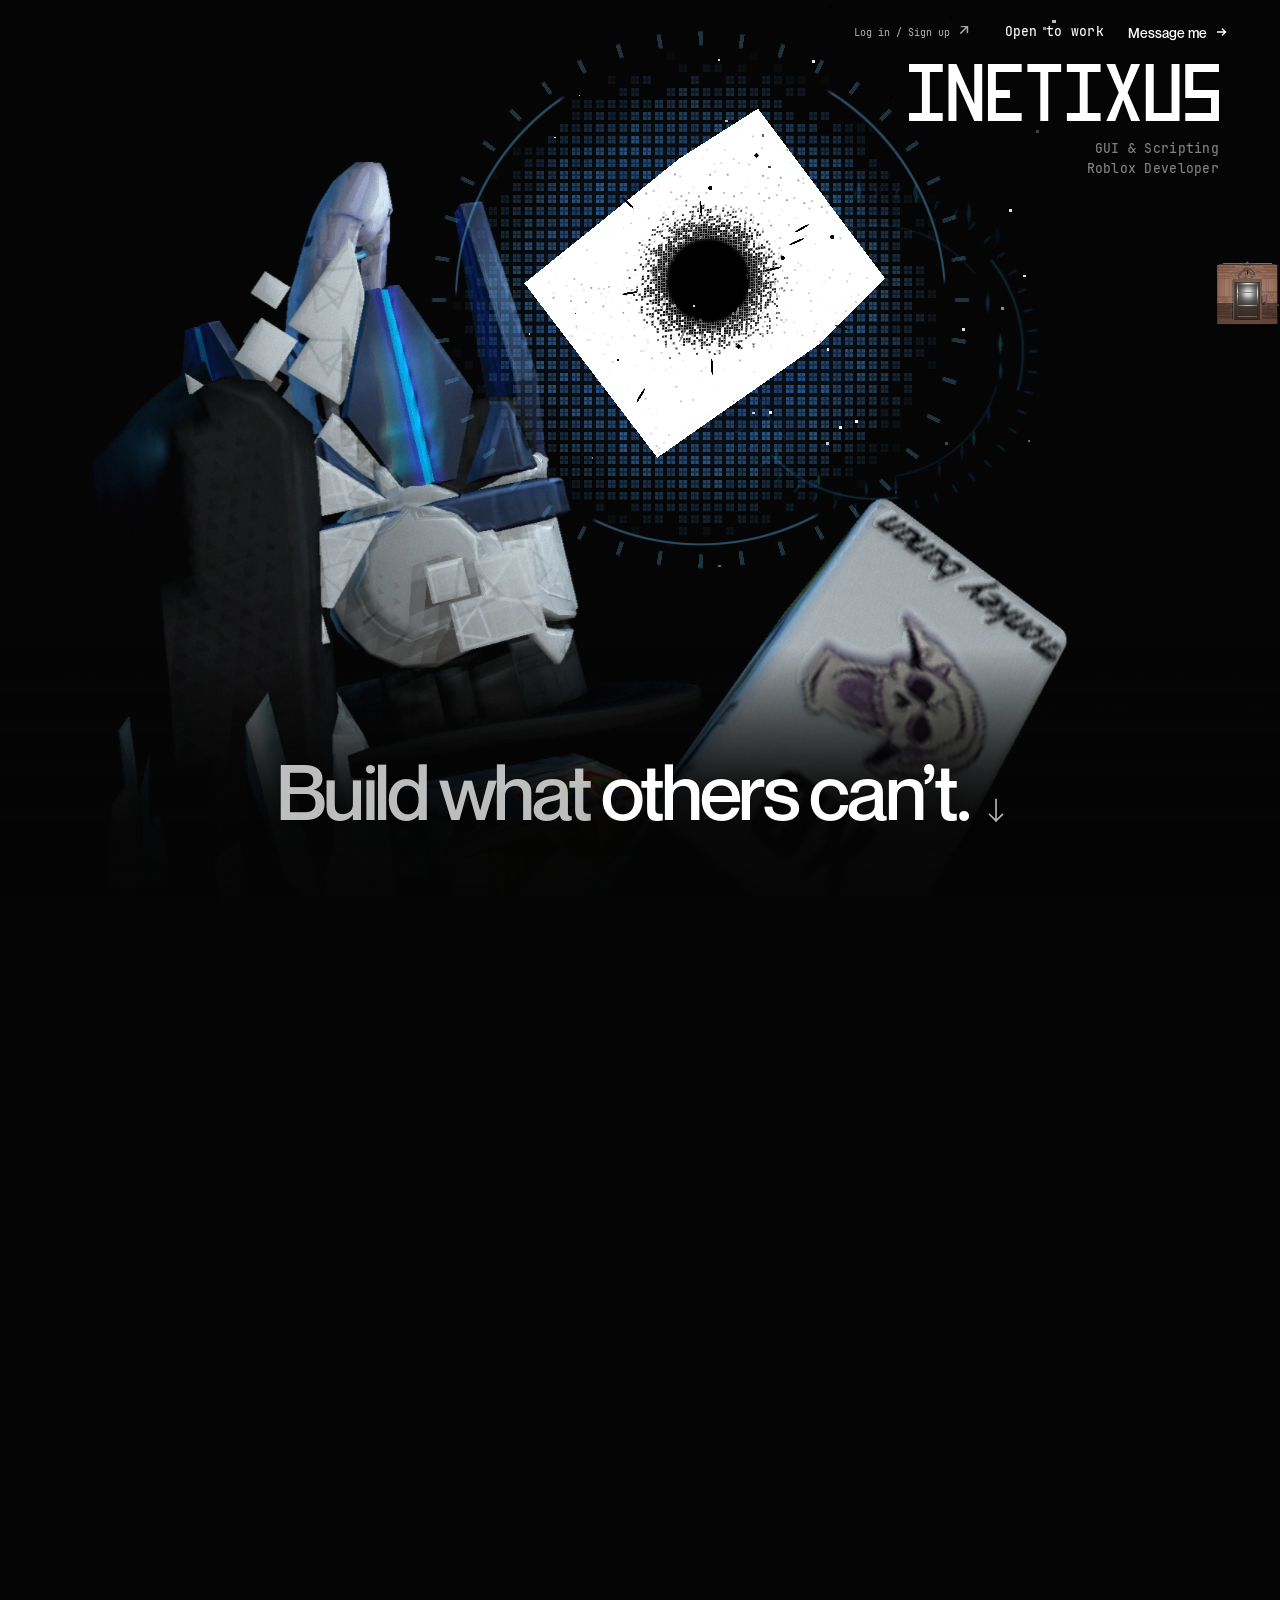
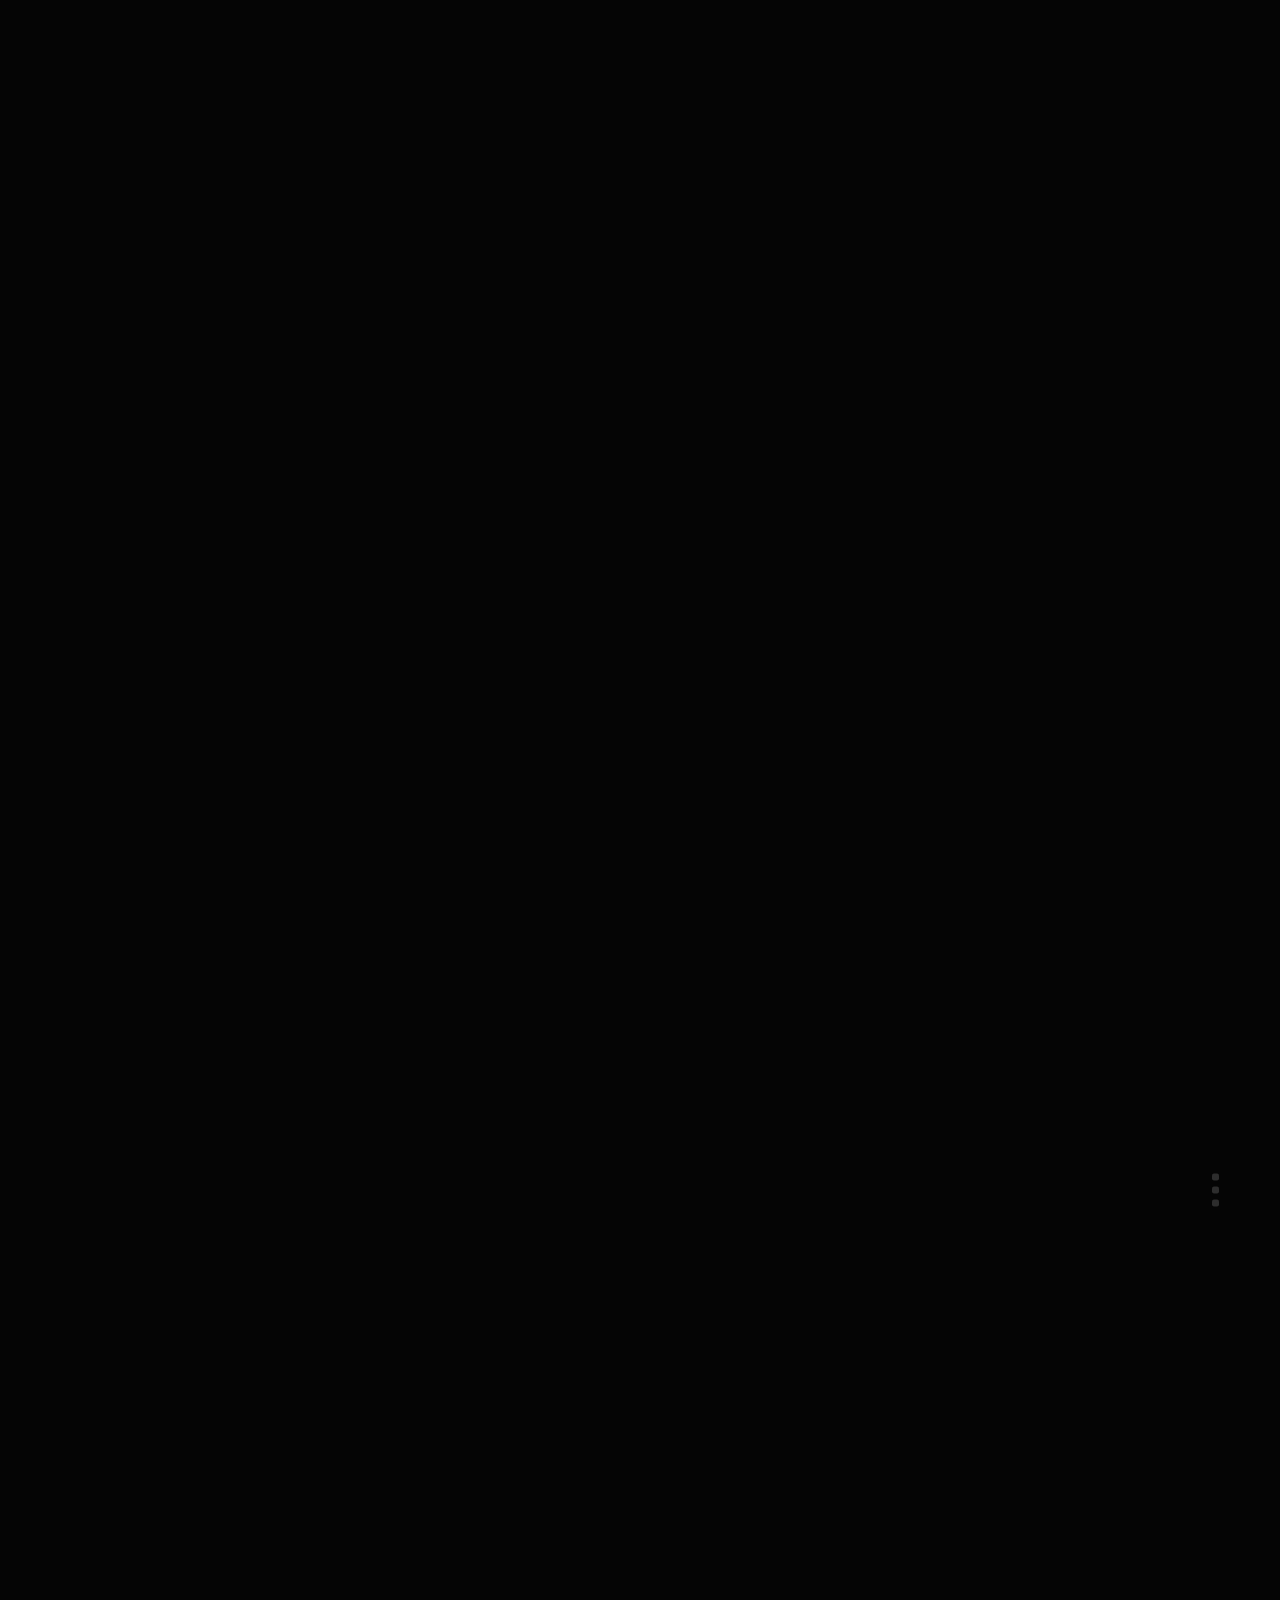
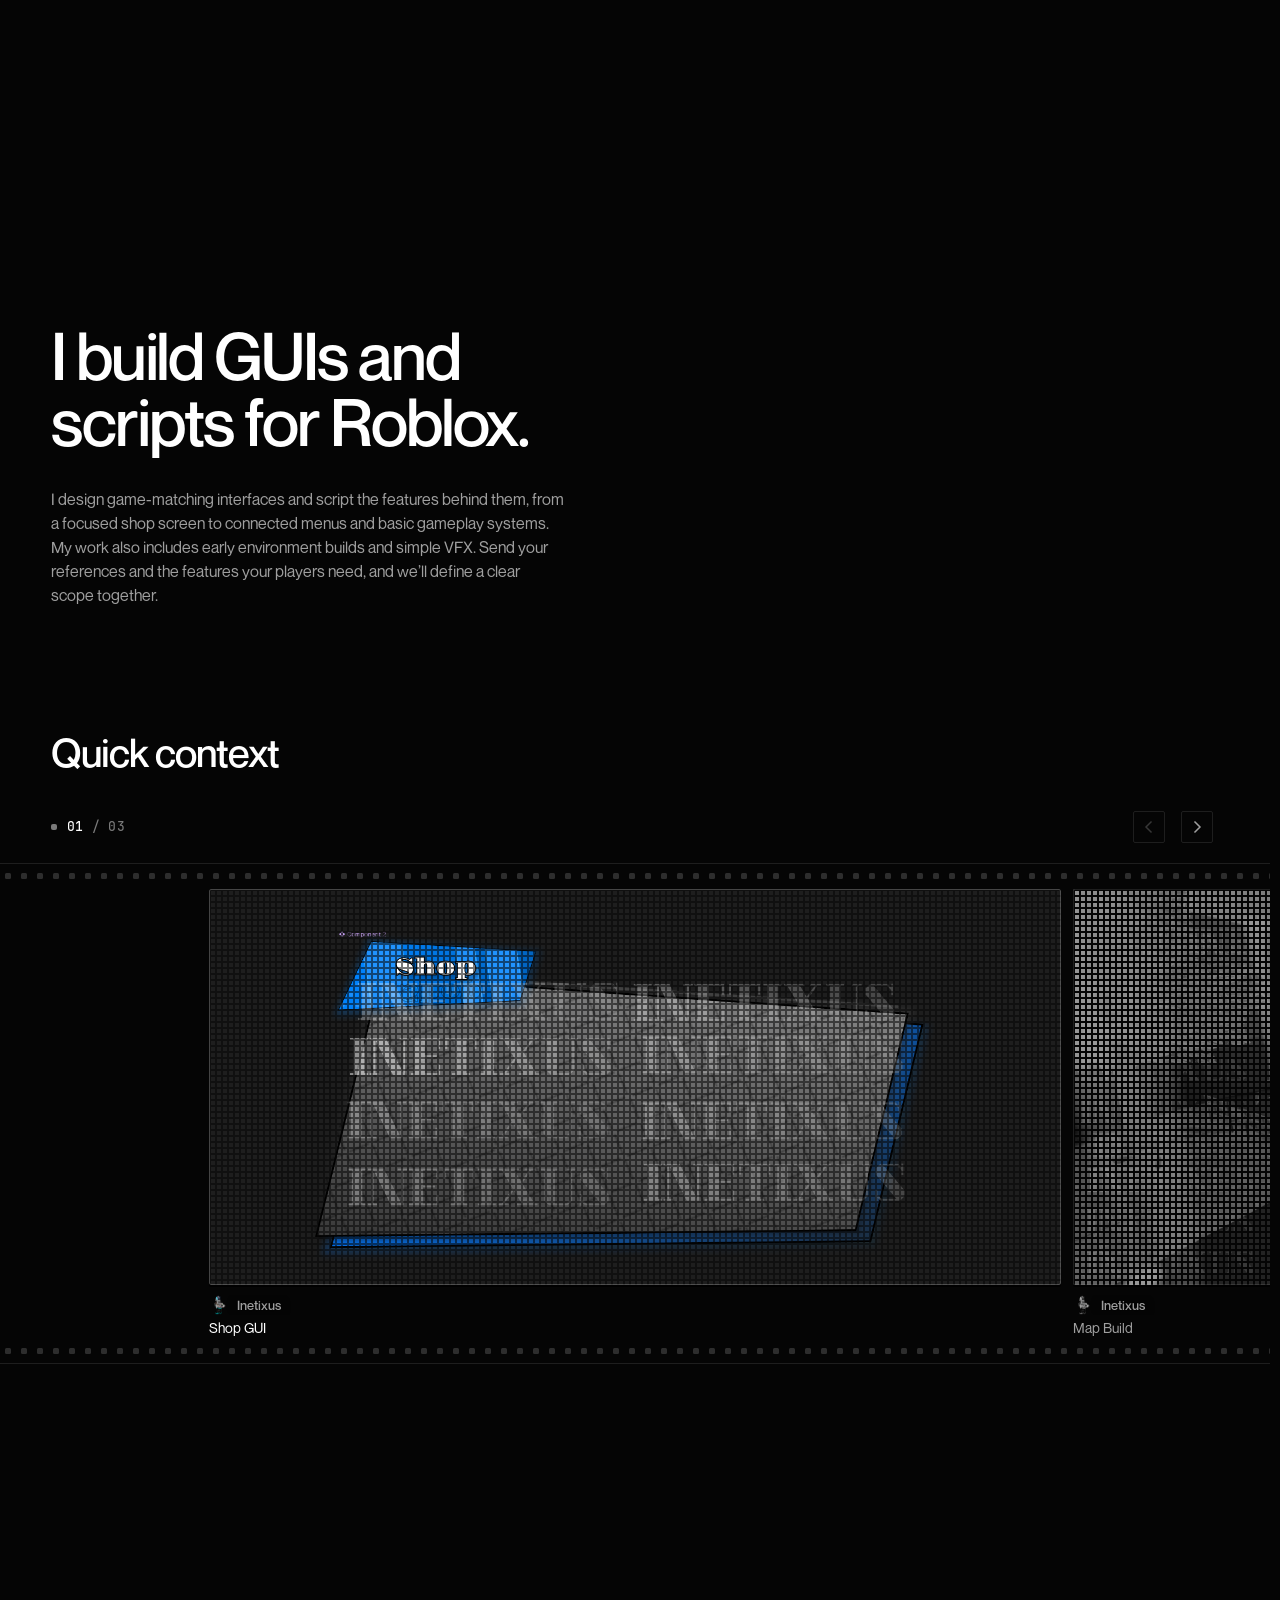
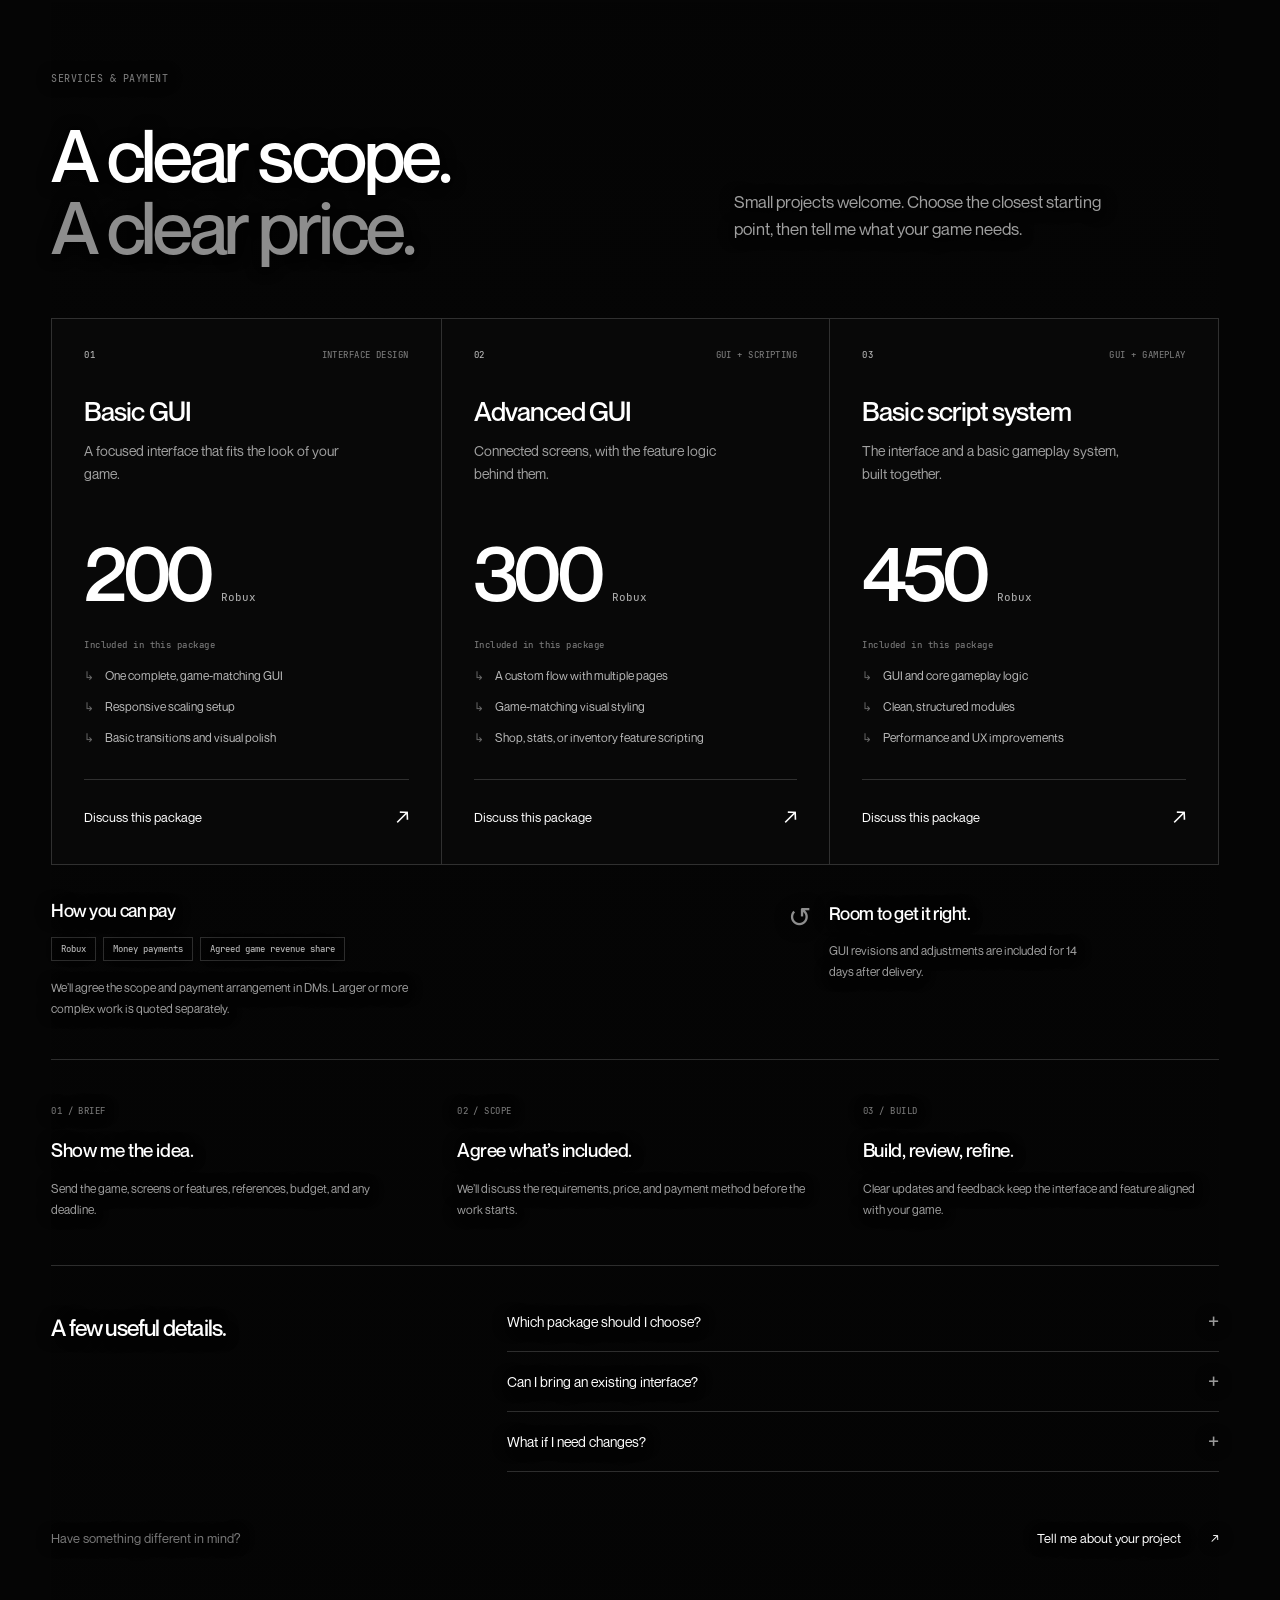
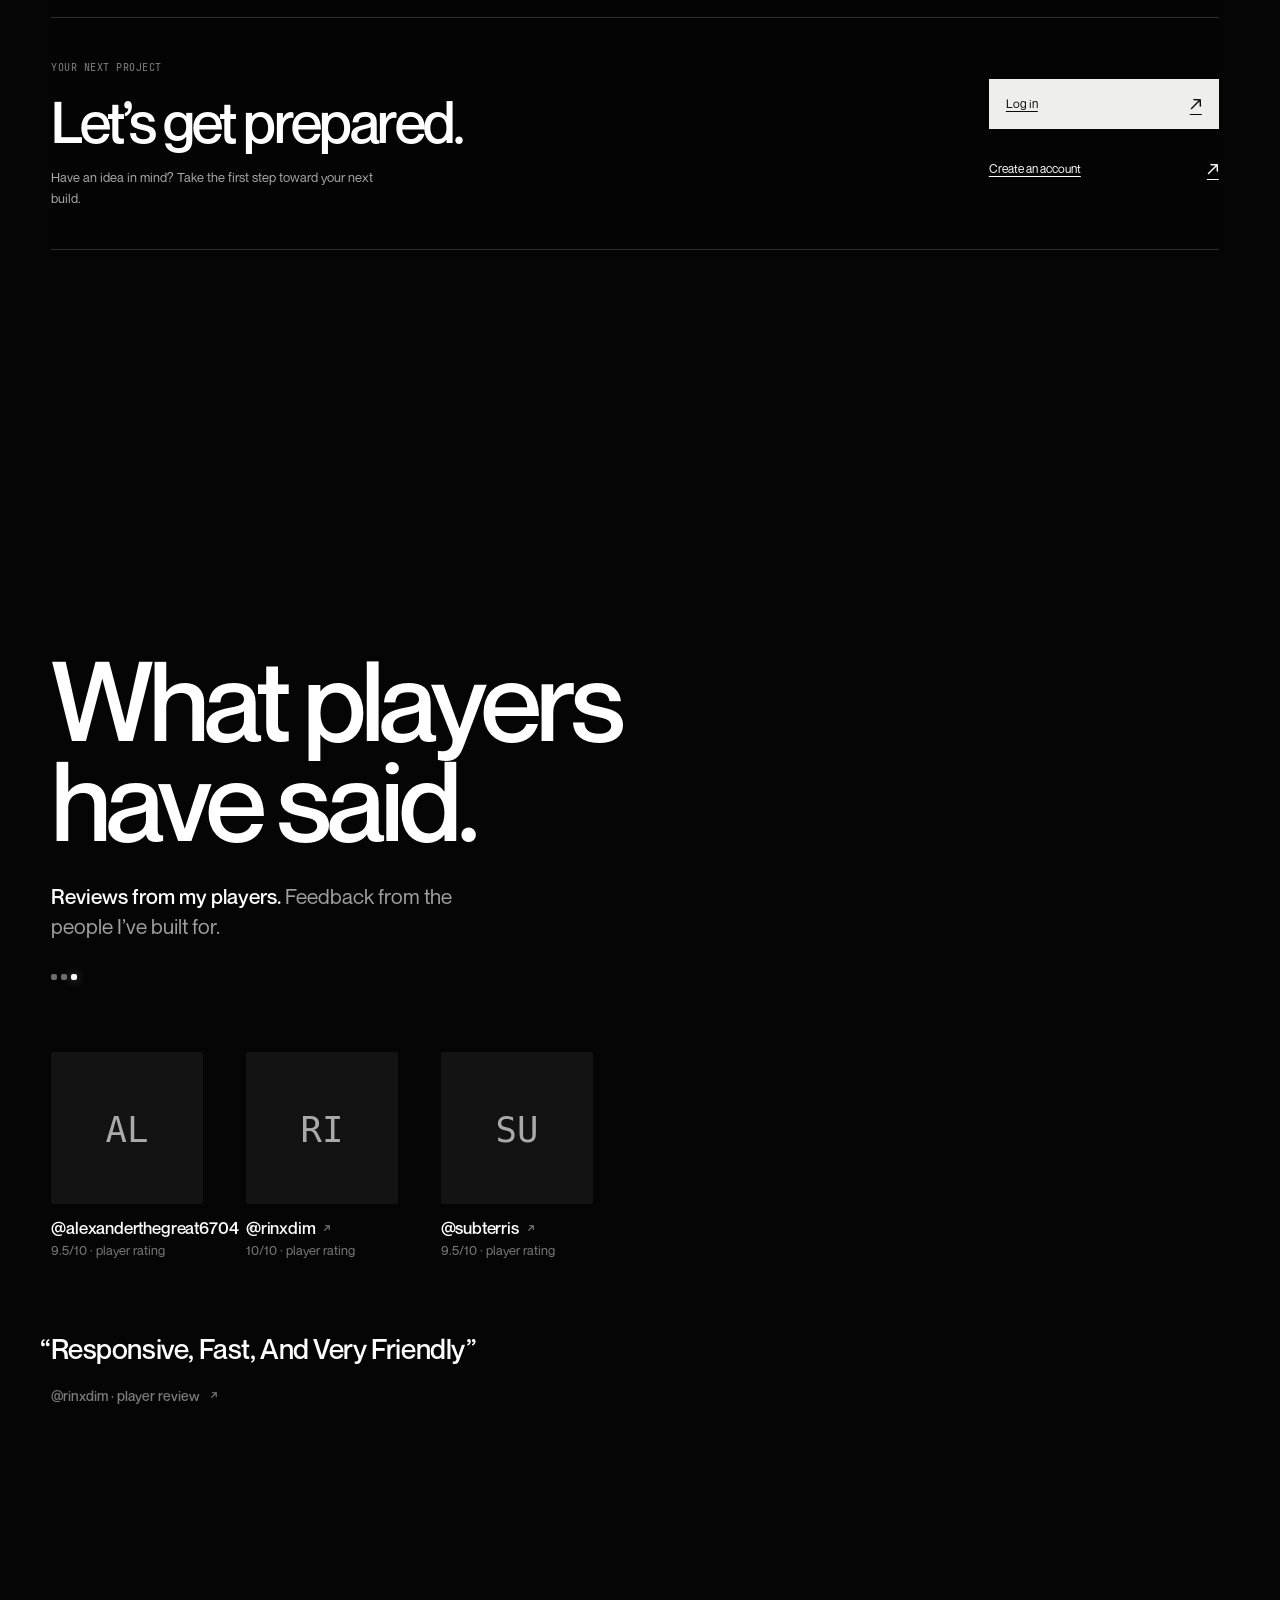
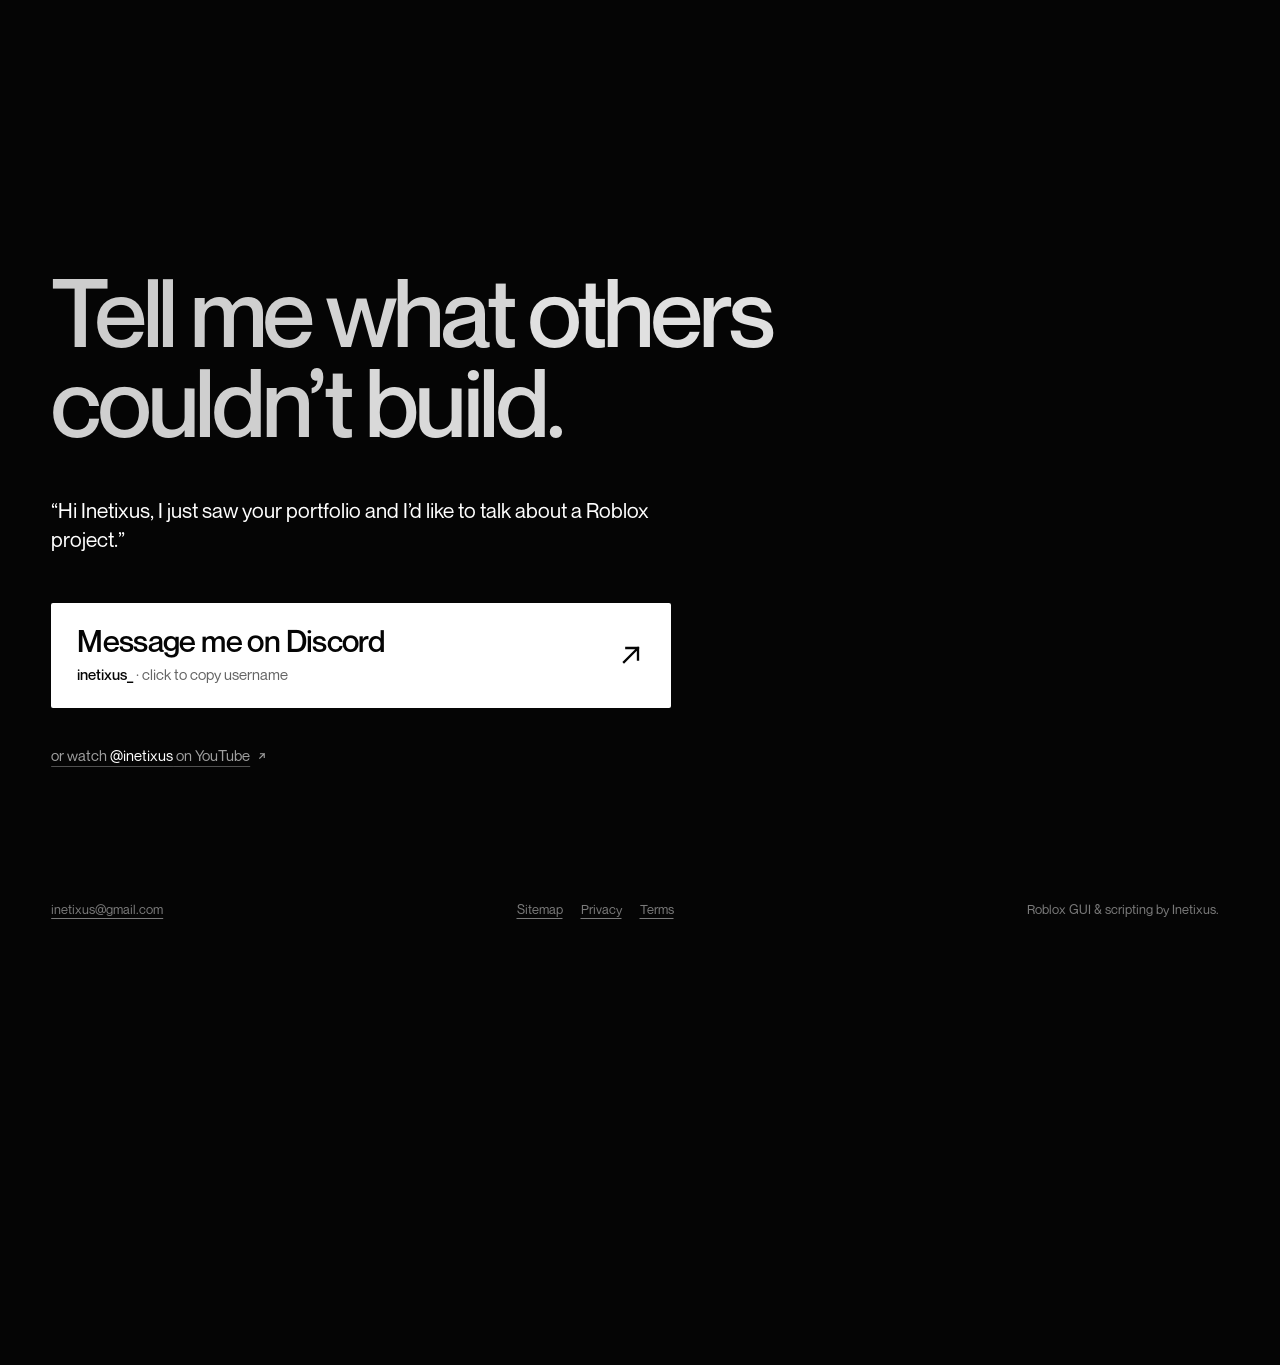
<file: index.html>
<!doctype html>
<html lang="en">
  <head>
    <script>if(location.hostname==='dashboard.inetixus.it' && location.pathname==='/')location.replace('/dashboard/'+location.search+location.hash);</script>
    <meta charset="utf-8" />
    <meta name="viewport" content="width=device-width, initial-scale=1, viewport-fit=cover" />
    <title>Inetixus · Roblox GUI & scripting developer</title>
    <meta
      name="description"
      content="Inetixus builds custom Roblox GUIs, game scripts, and environments. Open for commissions."
    />
    <meta name="theme-color" content="#050505" />
    <link rel="canonical" href="https://inetixus.it/" />
    
    <!-- the card X, Discord and other apps show when the link is shared -->
    
    
    
    
    
    
    
    
    
    
    
    
    
    
    
    
    <link rel="icon" href="/site/favicon.svg" type="image/svg+xml" />
    <link rel="preload" href="/site/plate/desk.webp?v=portal-4" as="image" fetchpriority="high" />
    <link rel="preload" href="/site/fonts/NeueMontreal-Medium.otf" as="font" type="font/otf" crossorigin />
    <!-- the ground paints before anything else, and every rule is in place before
         the first frame: no unstyled flash while the scripts load -->
    <style>html,body{color:#fff;--lightningcss-light: ;--lightningcss-dark:initial;color-scheme:dark;background:#050505;margin:0}</style>
    <script type="module" crossorigin src="/assets/main-B69lUpv3.js?v=portal-4"></script>
    <link rel="stylesheet" crossorigin href="/assets/main-24PKSh1l.css">
  <link rel="stylesheet" href="/pricing.css?v=portal-4"><link rel="stylesheet" href="/elevator.css?v=portal-4"><link rel="stylesheet" href="/mobile.css?v=portal-4"></head>
  <body class="is-loading">
    <canvas id="stage" aria-hidden="true"></canvas>

    <header class="hud">
      <a class="hud-mark" href="#top" aria-label="Inetixus, back to the top">
        <img src="/site/inetixus.svg" alt="" width="66" height="20" />
      </a>
      <span class="hud-count" aria-hidden="true"></span>
      <a class="hud-account" href="https://dashboard.inetixus.it/login/">Log in / Sign up <span aria-hidden="true">↗</span></a>
      <span class="hud-status">Open to work</span>
      <a class="hud-dm" href="#contact">
        Message me
        <svg viewBox="0 0 16 16" width="14" height="14" aria-hidden="true"><path d="M3 8h9M8.5 4.5 12 8l-3.5 3.5" fill="none" stroke="currentColor" stroke-width="1.5" stroke-linecap="square" /></svg>
      </a>
    </header>

    <main id="main">
      <section id="top" class="hero" aria-labelledby="hero-h">
        <h1 id="hero-h" class="vh">Inetixus, GUI & scripting developer for Roblox</h1>
        <picture class="hero-fallback">
          <img src="/site/plate/poster.webp?v=portal-4" loading="lazy" decoding="async" alt="A Roblox avatar in profile, lit by a glowing white cube." width="3840" height="1440" />
        </picture>
        <p class="hero-name"><img src="/site/inetixus.svg" alt="INETIXUS" width="1938" height="591" /></p>
        <p class="hero-slogan"><span class="slogan-a">Build what</span> <span class="slogan-b">others can’t.<i class="scroll-cue" aria-hidden="true"><svg viewBox="0 0 16 24"><path d="M8 1.5v20M2 15.5l6 6 6-6" /></svg></i></span></p>
        <!-- a quiet line to wonder about; the award section answers it -->
        <p class="hero-award">GUI &amp; Scripting<br />Roblox Developer</p>
        <!-- shown once the live scene runs (sections/hero.js) -->
        <p class="hero-note" hidden aria-hidden="true"></p>
      </section>

      <!-- the camera's way into the cell: scroll room, no words -->
      <div id="intro" class="intro" aria-hidden="true">
        <!-- shown while the cube comes toward the screen (sections/hero.js) -->
        <p class="intro-head"><span class="intro-title">My Past Works</span></p>
      </div>

      <section id="work" class="work" aria-labelledby="work-h">
        <div class="work-pin">
          <h2 id="work-h" class="vh">Three works</h2>
          <ol class="work-list"></ol>
          <div class="callouts" aria-hidden="true">
            <svg class="wires"><path /><path /><path /></svg>
            <span class="callout"></span><span class="callout"></span><span class="callout"></span>
          </div>
          <div class="work-rail" aria-hidden="true"></div>
        </div>
      </section>

      <section id="office" class="office" aria-labelledby="office-h">
        <div class="office-head">
          <h2 id="office-h"></h2>
          <p class="office-body"></p>
        </div>
        <div class="quick" role="region" aria-labelledby="quick-h">
          <h3 id="quick-h" class="quick-h">Quick context</h3>
          <div class="reel"></div>
        </div>
        <div class="chart-track">
          <div class="chart-pin">
            <div class="chart-labels" aria-hidden="true">
              <span class="chart-label" data-anchor="release"></span>
              <span class="chart-label is-peak" data-anchor="crest"></span>
              <span class="chart-label" data-anchor="end"></span>
            </div>
            <div class="chart-foot">
              <p class="chart-h">From a custom GUI to a complete basic system. Prices in Robux.</p>
              <dl class="facts"></dl>
              <a class="exit" target="_blank" rel="noopener"></a>
            </div>
          </div>
        </div>
      </section>

      <!-- filled by sections/award.js: renderAwardMarkup() -->
      <section id="award" class="award" aria-labelledby="award-h"></section>

      <section id="contact" class="contact" aria-labelledby="contact-h">
        <div class="contact-in">
          <h2 id="contact-h"></h2>
          <p class="dm"><q data-dm-text></q></p>
          <div class="cta">
            <a class="cta-main" data-cta="discord" target="_blank" rel="noopener">
              <span class="cta-label">Message me on Discord</span>
              <span class="cta-sub"><span class="handle">inetixus_</span> · click to copy username</span>
              <svg class="go" viewBox="0 0 24 24" width="28" height="28" aria-hidden="true"><path d="M6 18 18 6M8 6h10v10" fill="none" stroke="currentColor" stroke-width="2" stroke-linecap="square" /></svg>
            </a>
            <a class="cta-alt" data-cta="x" target="_blank" rel="noopener">or watch <span class="handle">@inetixus</span> on YouTube<svg viewBox="0 0 16 16" width="12" height="12" aria-hidden="true"><path d="M5 11 11 5M6 5h5v5" fill="none" stroke="currentColor" stroke-width="1.5" stroke-linecap="square" /></svg></a>
          </div>
          <p class="dm-status" data-dm-status aria-live="polite"></p>
        </div>
        <footer class="foot">
          <a href="mailto:inetixus@gmail.com">inetixus@gmail.com</a>
          
          <nav class="foot-links" aria-label="Site information"><a href="/sitemap/">Sitemap</a><a href="/privacy/">Privacy</a><a href="/terms/">Terms</a></nav><span class="foot-scene">Roblox GUI & scripting by Inetixus.</span>
        </footer>
        <div class="finale" aria-hidden="true"></div>
      </section>
    </main>

  <script type="module" src="/personalize.js?v=portal-4"></script><script type="module" src="/pricing.js?v=portal-4"></script><script type="module" src="/elevator.js?v=portal-4"></script><script type="module" src="/mobile.js?v=portal-4"></script></body>
</html>
</file>
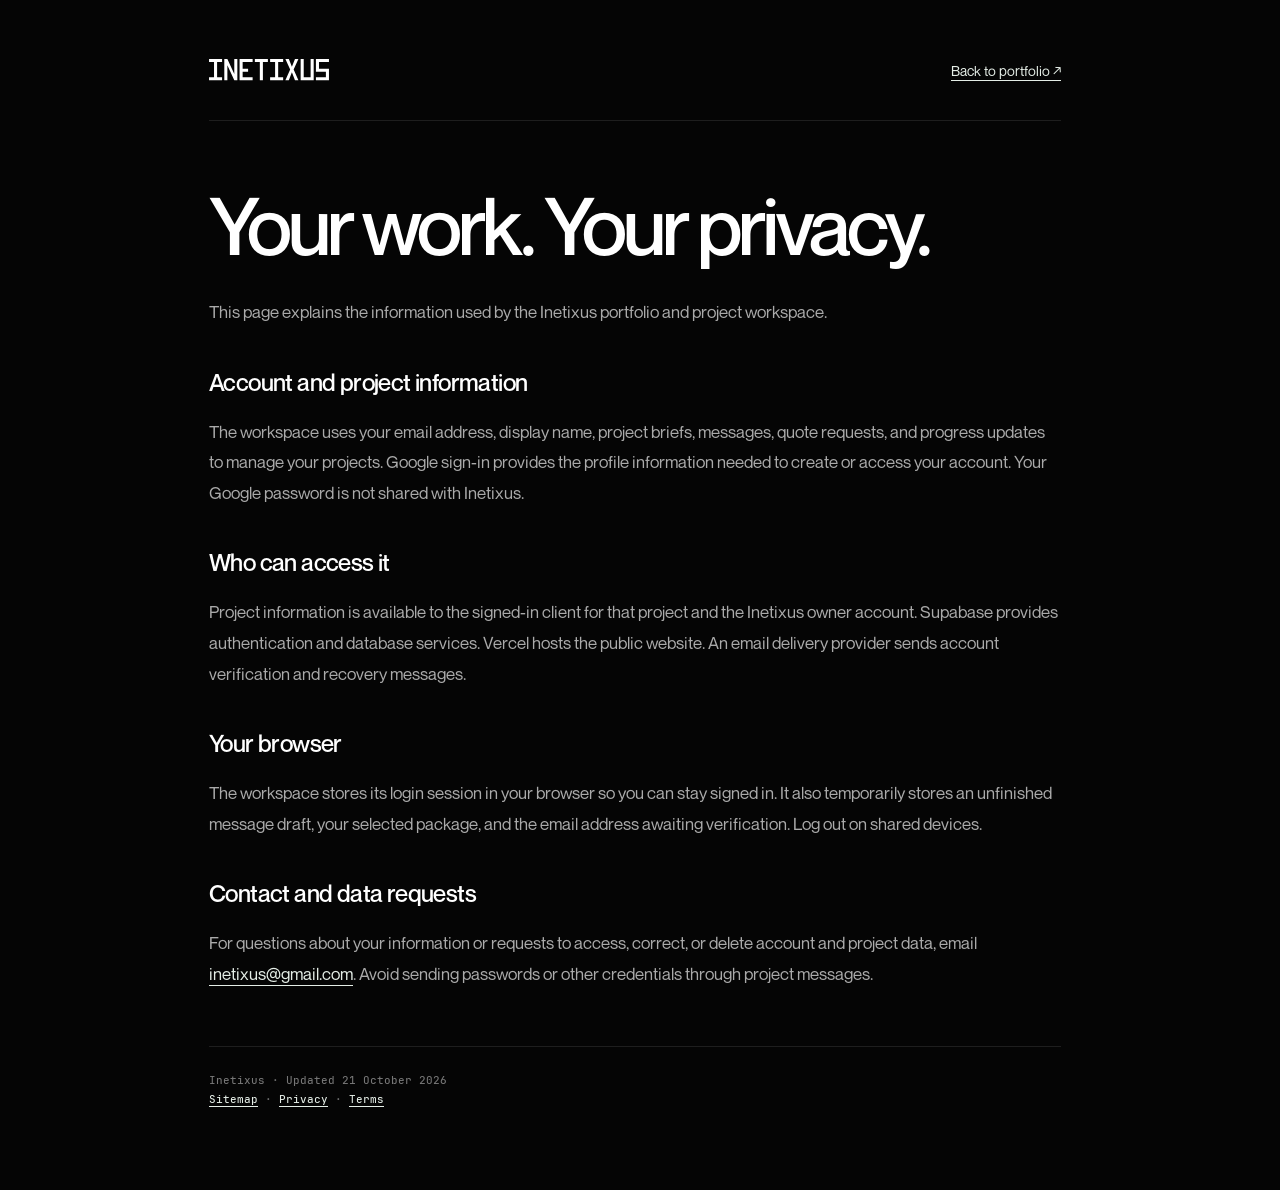
<file: privacy/index.html>
<!doctype html><html lang="en"><head><meta charset="utf-8"><meta name="viewport" content="width=device-width, initial-scale=1, viewport-fit=cover"><title>Privacy · Inetixus</title><meta name="description" content="Your work. Your privacy. Information about the Inetixus portfolio and project workspace."><link rel="canonical" href="https://inetixus.it/privacy/"><link rel="icon" href="/site/favicon.svg" type="image/svg+xml"><link rel="stylesheet" href="/assets/main-24PKSh1l.css"><link rel="stylesheet" href="/info.css?v=portal-4"></head><body><main class="info-page"><header class="info-header"><a href="/" aria-label="Inetixus home"><img src="/site/inetixus.svg" alt="Inetixus" width="120" height="37"></a><a href="/">Back to portfolio ↗</a></header><h1>Your work. Your privacy.</h1><p>This page explains the information used by the Inetixus portfolio and project workspace.</p><h2>Account and project information</h2><p>The workspace uses your email address, display name, project briefs, messages, quote requests, and progress updates to manage your projects. Google sign-in provides the profile information needed to create or access your account. Your Google password is not shared with Inetixus.</p><h2>Who can access it</h2><p>Project information is available to the signed-in client for that project and the Inetixus owner account. Supabase provides authentication and database services. Vercel hosts the public website. An email delivery provider sends account verification and recovery messages.</p><h2>Your browser</h2><p>The workspace stores its login session in your browser so you can stay signed in. It also temporarily stores an unfinished message draft, your selected package, and the email address awaiting verification. Log out on shared devices.</p><h2>Contact and data requests</h2><p>For questions about your information or requests to access, correct, or delete account and project data, email <a href="mailto:inetixus@gmail.com">inetixus@gmail.com</a>. Avoid sending passwords or other credentials through project messages.</p><footer class="info-footer">Inetixus · Updated 21 October 2026<br><a href="/sitemap/">Sitemap</a> · <a href="/privacy/">Privacy</a> · <a href="/terms/">Terms</a></footer></main></body></html>
</file>
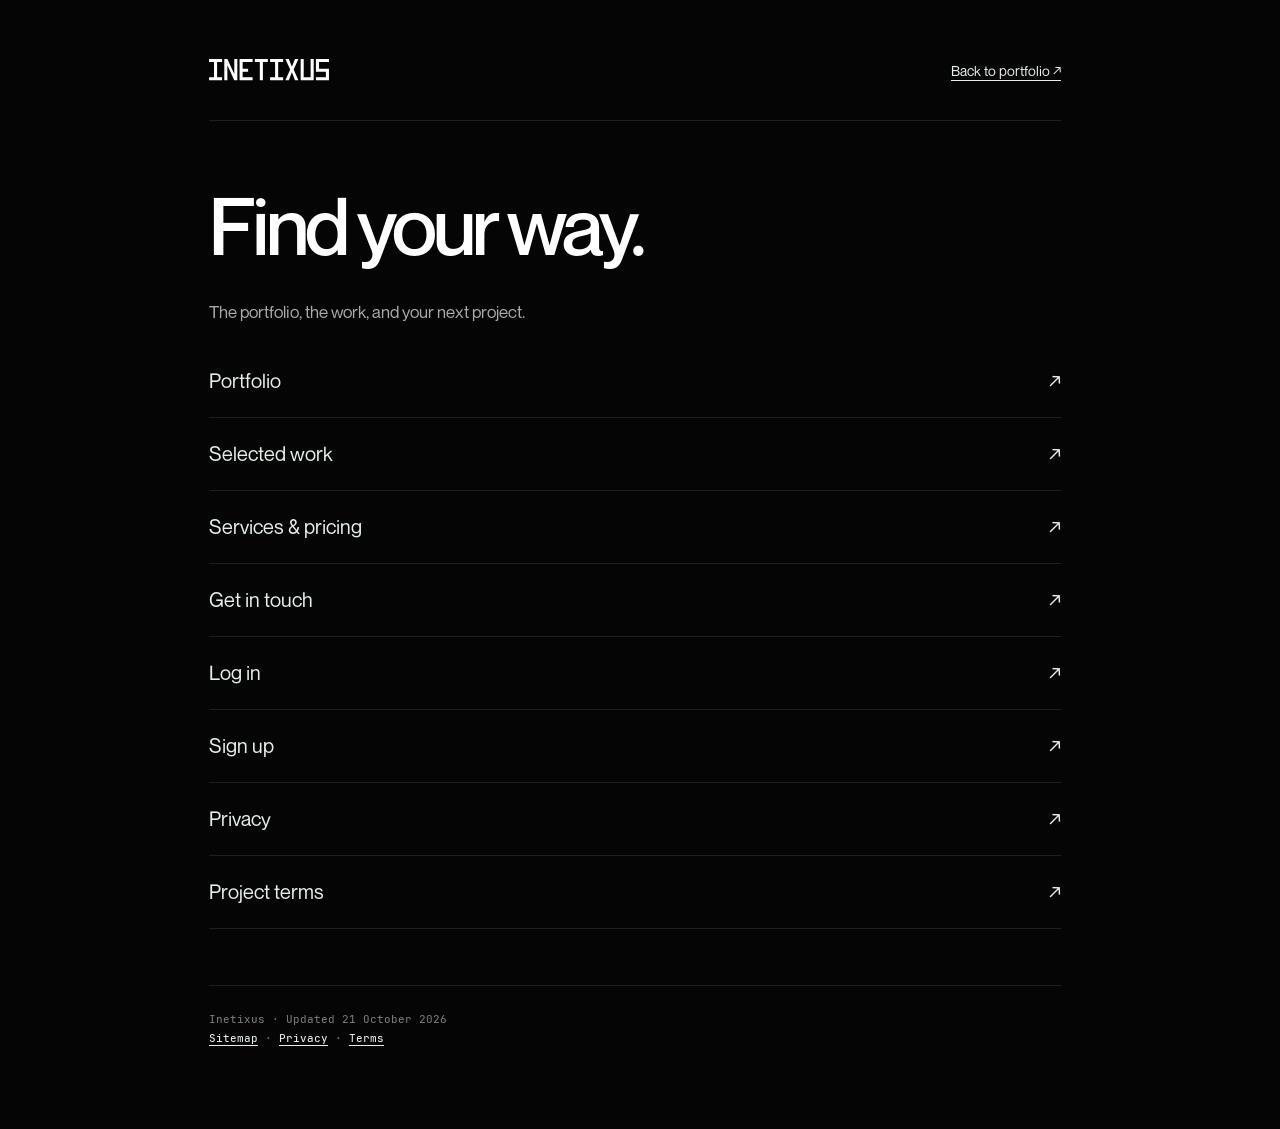
<file: sitemap/index.html>
<!doctype html><html lang="en"><head><meta charset="utf-8"><meta name="viewport" content="width=device-width, initial-scale=1, viewport-fit=cover"><title>Sitemap · Inetixus</title><meta name="description" content="Find your way. Information about the Inetixus portfolio and project workspace."><link rel="canonical" href="https://inetixus.it/sitemap/"><link rel="icon" href="/site/favicon.svg" type="image/svg+xml"><link rel="stylesheet" href="/assets/main-24PKSh1l.css"><link rel="stylesheet" href="/info.css?v=portal-4"></head><body><main class="info-page"><header class="info-header"><a href="/" aria-label="Inetixus home"><img src="/site/inetixus.svg" alt="Inetixus" width="120" height="37"></a><a href="/">Back to portfolio ↗</a></header><h1>Find your way.</h1><p>The portfolio, the work, and your next project.</p><ul class="sitemap-links"><li><a href="/">Portfolio <span>↗</span></a></li><li><a href="/#work">Selected work <span>↗</span></a></li><li><a href="/#pricing">Services & pricing <span>↗</span></a></li><li><a href="/#contact">Get in touch <span>↗</span></a></li><li><a href="https://dashboard.inetixus.it/login/">Log in <span>↗</span></a></li><li><a href="https://dashboard.inetixus.it/signup/">Sign up <span>↗</span></a></li><li><a href="/privacy/">Privacy <span>↗</span></a></li><li><a href="/terms/">Project terms <span>↗</span></a></li></ul><footer class="info-footer">Inetixus · Updated 21 October 2026<br><a href="/sitemap/">Sitemap</a> · <a href="/privacy/">Privacy</a> · <a href="/terms/">Terms</a></footer></main></body></html>
</file>
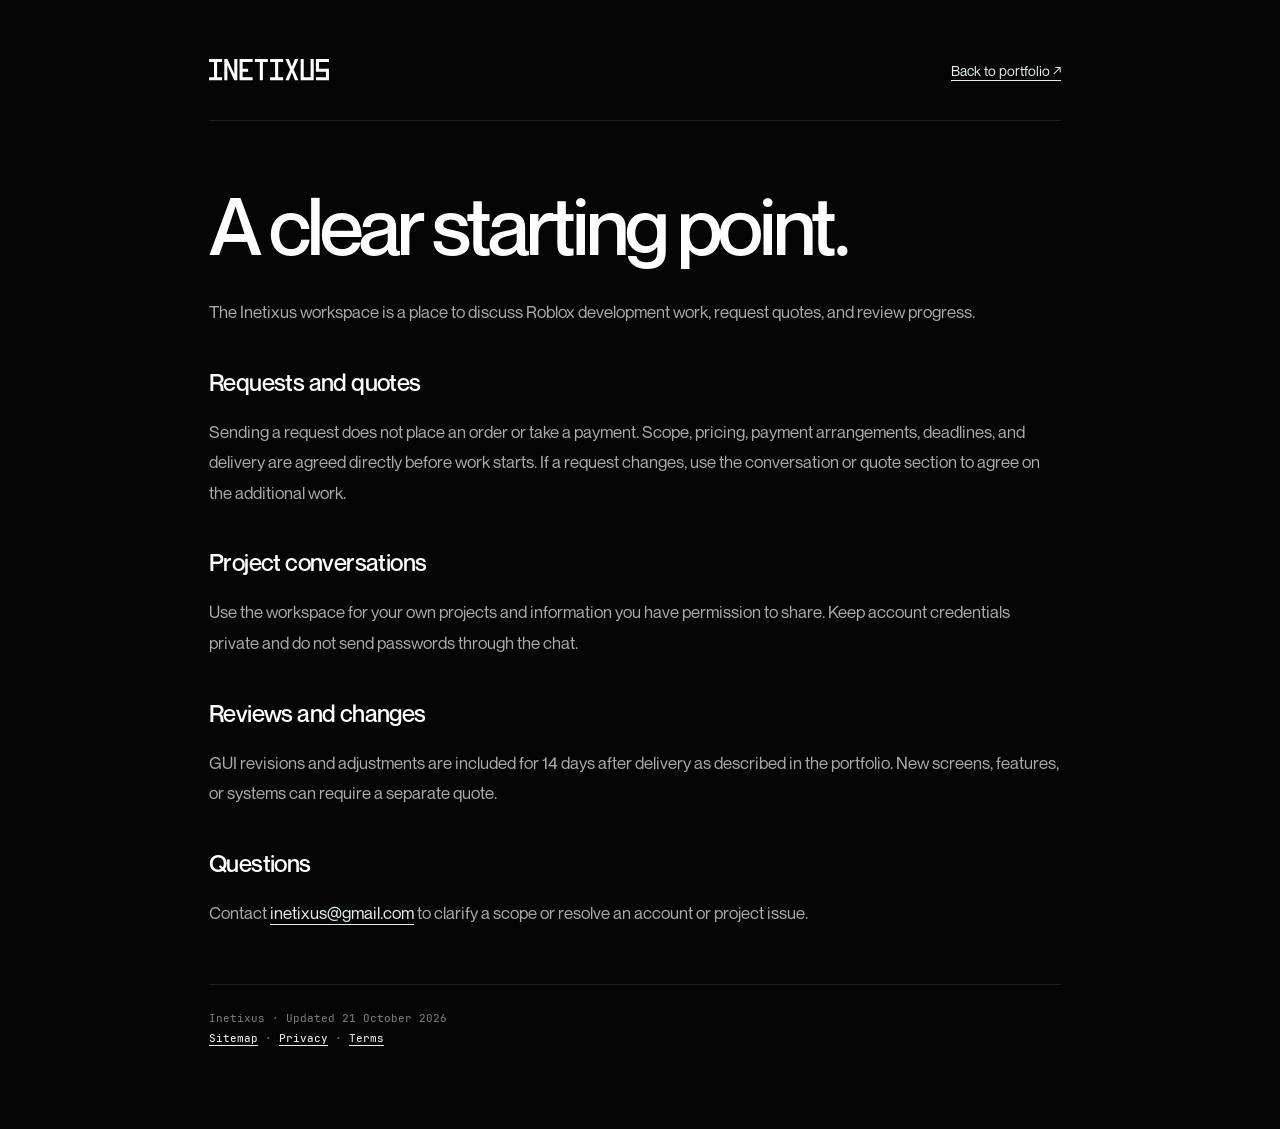
<file: terms/index.html>
<!doctype html><html lang="en"><head><meta charset="utf-8"><meta name="viewport" content="width=device-width, initial-scale=1, viewport-fit=cover"><title>Project terms · Inetixus</title><meta name="description" content="A clear starting point. Information about the Inetixus portfolio and project workspace."><link rel="canonical" href="https://inetixus.it/terms/"><link rel="icon" href="/site/favicon.svg" type="image/svg+xml"><link rel="stylesheet" href="/assets/main-24PKSh1l.css"><link rel="stylesheet" href="/info.css?v=portal-4"></head><body><main class="info-page"><header class="info-header"><a href="/" aria-label="Inetixus home"><img src="/site/inetixus.svg" alt="Inetixus" width="120" height="37"></a><a href="/">Back to portfolio ↗</a></header><h1>A clear starting point.</h1><p>The Inetixus workspace is a place to discuss Roblox development work, request quotes, and review progress.</p><h2>Requests and quotes</h2><p>Sending a request does not place an order or take a payment. Scope, pricing, payment arrangements, deadlines, and delivery are agreed directly before work starts. If a request changes, use the conversation or quote section to agree on the additional work.</p><h2>Project conversations</h2><p>Use the workspace for your own projects and information you have permission to share. Keep account credentials private and do not send passwords through the chat.</p><h2>Reviews and changes</h2><p>GUI revisions and adjustments are included for 14 days after delivery as described in the portfolio. New screens, features, or systems can require a separate quote.</p><h2>Questions</h2><p>Contact <a href="mailto:inetixus@gmail.com">inetixus@gmail.com</a> to clarify a scope or resolve an account or project issue.</p><footer class="info-footer">Inetixus · Updated 21 October 2026<br><a href="/sitemap/">Sitemap</a> · <a href="/privacy/">Privacy</a> · <a href="/terms/">Terms</a></footer></main></body></html>
</file>
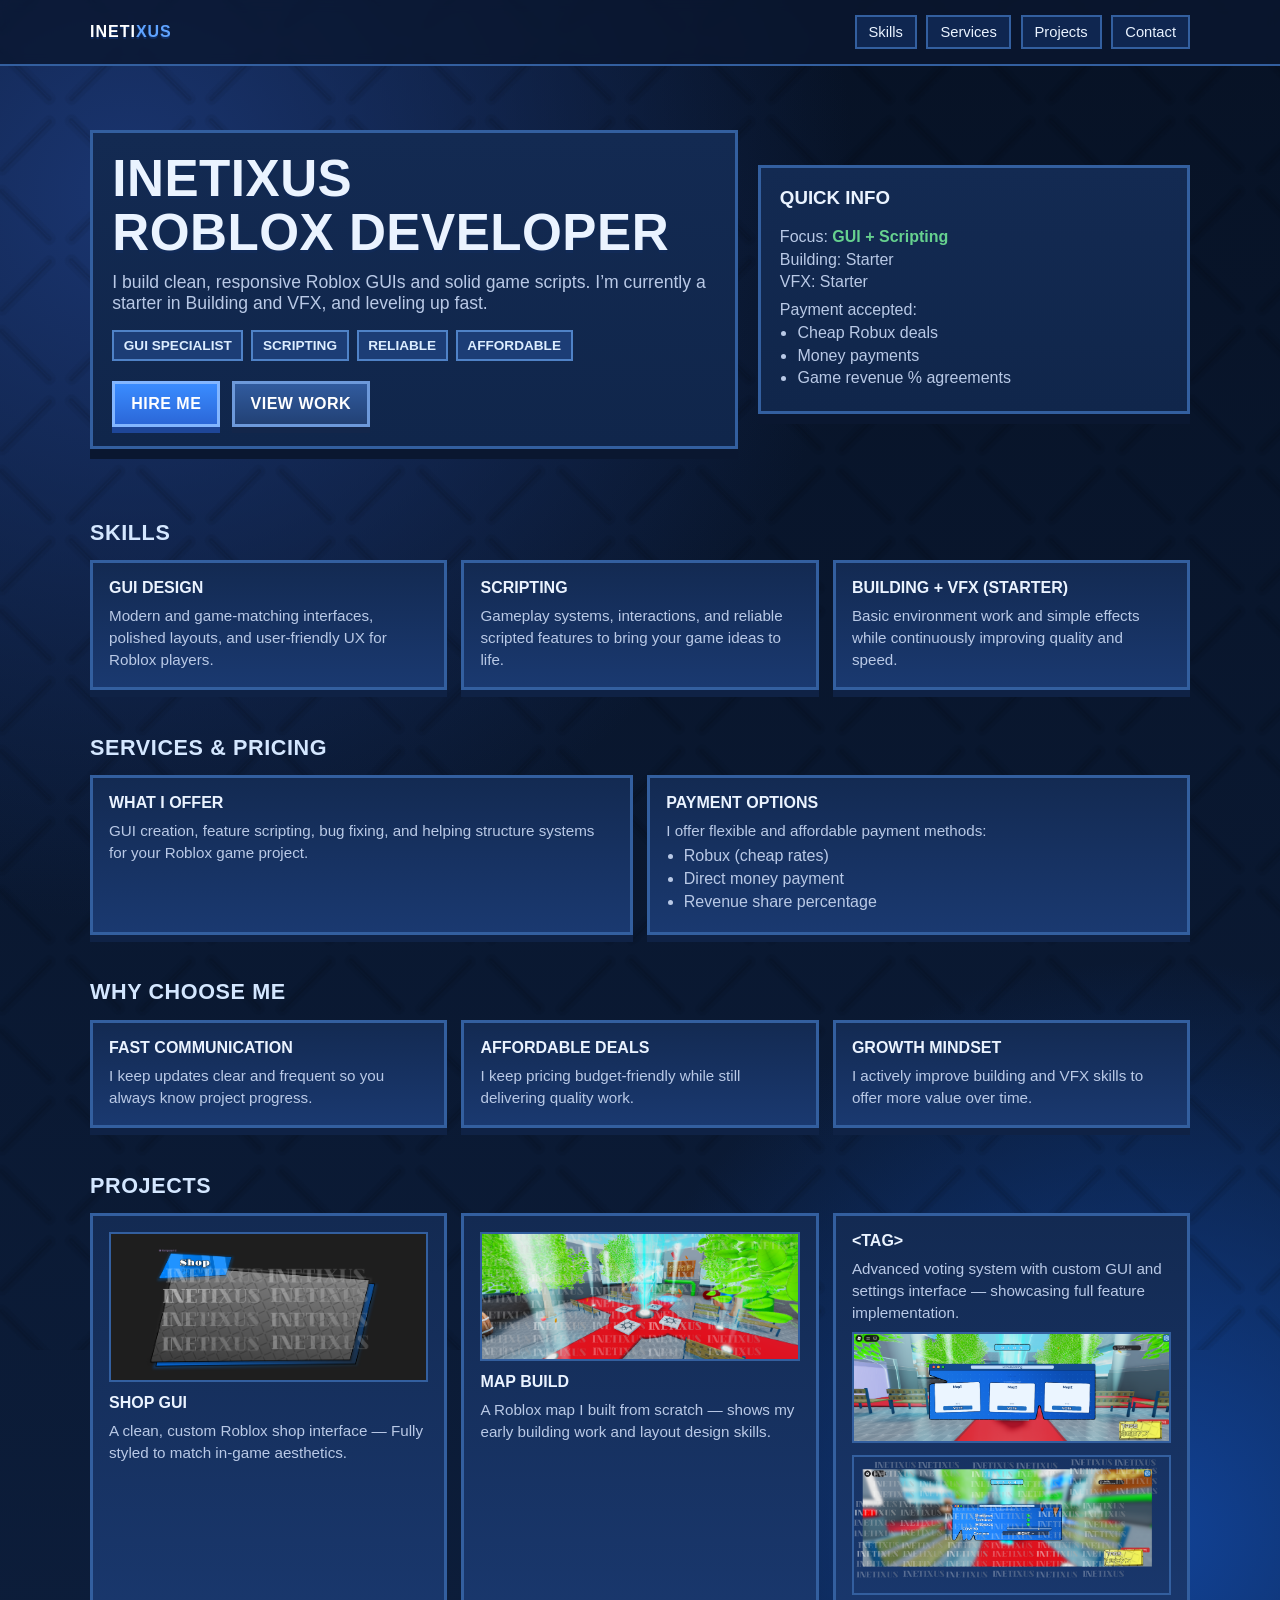
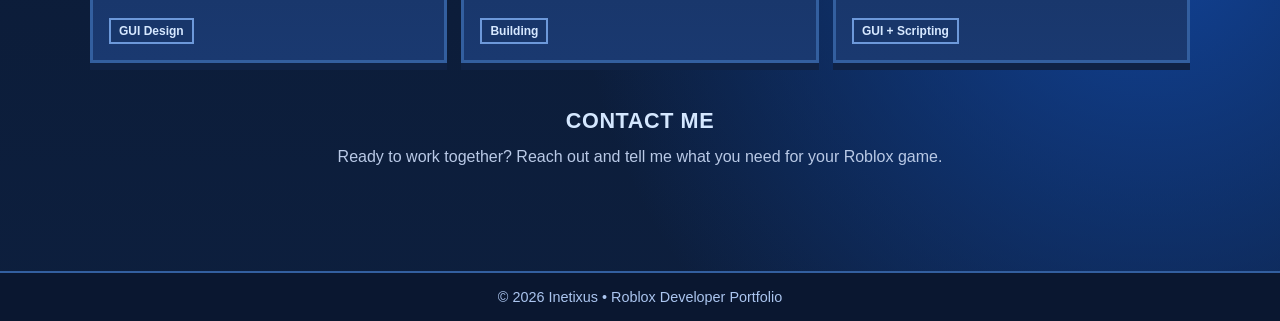
<file: Doc.html>
<!doctype html>
<html lang="en">
<head>
  <meta charset="UTF-8" />
  <meta name="viewport" content="width=device-width, initial-scale=1.0" />
  <title>Inetixus | Roblox Developer Portfolio</title>
  <meta name="description" content="Portfolio of Inetixus, Roblox GUI & Scripting Developer." />
  <style>
    :root {
      --bg: #071225;
      --bg-2: #0d1f3e;
      --card: #132a52;
      --card-2: #1a3970;
      --main: #2f7dff;
      --main-light: #5fa3ff;
      --text: #eaf3ff;
      --muted: #b9c9e6;
      --line: #335f9f;
      --good: #66d18f;
    }

    * { box-sizing: border-box; }

    html, body {
      margin: 0;
      padding: 0;
      color: var(--text);
      background:
        radial-gradient(circle at 10% 10%, #1a3570 0%, transparent 35%),
        radial-gradient(circle at 90% 80%, #114296 0%, transparent 30%),
        linear-gradient(180deg, var(--bg), var(--bg-2));
      font-family: "Trebuchet MS", "Verdana", sans-serif;
      scroll-behavior: smooth;
    }

    body::before {
      content: "";
      position: fixed;
      inset: -50%;
      pointer-events: none;
      opacity: 0.18;
      background-image: url("weld.png");
      background-repeat: repeat;
      background-size: 140px 140px;
    }

    .wrap {
      width: min(1100px, calc(100% - 2rem));
      margin: 0 auto;
    }

    .topbar {
      position: sticky;
      top: 0;
      z-index: 50;
      background: #0a1730cc;
      backdrop-filter: blur(6px);
      border-bottom: 2px solid var(--line);
    }

    .nav {
      display: flex;
      align-items: center;
      justify-content: space-between;
      min-height: 64px;
      gap: 1rem;
    }

    .brand {
      font-weight: 900;
      letter-spacing: 1px;
      text-transform: uppercase;
      color: #fff;
      text-decoration: none;
      text-shadow: 0 2px 0 #0f2d62;
    }

    .brand span { color: var(--main-light); }

    .nav-links {
      display: flex;
      flex-wrap: wrap;
      gap: 0.6rem;
    }

    .nav-links a {
      text-decoration: none;
      color: var(--text);
      padding: 0.45rem 0.75rem;
      border: 2px solid var(--line);
      background: #0f2650;
      font-size: 0.92rem;
      transition: transform 120ms ease, background 120ms ease;
    }

    .nav-links a:hover {
      background: #17356b;
      transform: translateY(-2px);
    }

    .hero {
      padding: 4rem 0 3rem;
      display: grid;
      grid-template-columns: 1.2fr 0.8fr;
      gap: 1.2rem;
      align-items: center;
    }

    .panel {
      border: 3px solid var(--line);
      background: linear-gradient(180deg, var(--card), #10264b);
      box-shadow: 0 10px 0 #0a1730;
      padding: 1.2rem;
    }

    .hero h1 {
      margin: 0;
      font-size: clamp(2rem, 5vw, 3.2rem);
      line-height: 1.05;
      letter-spacing: 0.5px;
      text-transform: uppercase;
      text-shadow: 0 3px 0 #112a57;
    }

    .tagline {
      margin: 0.8rem 0 0;
      color: var(--muted);
      font-size: 1.1rem;
    }

    .badges {
      margin-top: 1rem;
      display: flex;
      gap: 0.5rem;
      flex-wrap: wrap;
    }

    .badge {
      padding: 0.35rem 0.6rem;
      border: 2px solid #4f82c7;
      background: #1c3d76;
      color: #dcedff;
      font-size: 0.85rem;
      font-weight: 700;
      text-transform: uppercase;
    }

    .cta-row {
      margin-top: 1.25rem;
      display: flex;
      flex-wrap: wrap;
      gap: 0.7rem;
    }

    .btn {
      display: inline-block;
      text-decoration: none;
      font-weight: 900;
      text-transform: uppercase;
      letter-spacing: 0.5px;
      padding: 0.7rem 1rem;
      border: 3px solid #83b6ff;
      color: #fff;
      background: linear-gradient(180deg, #3a8cff, #2b67d8);
      box-shadow: 0 6px 0 #1e4698;
      transition: transform 120ms ease, box-shadow 120ms ease;
    }

    .btn:hover {
      transform: translateY(2px);
      box-shadow: 0 4px 0 #1e4698;
    }

    .btn.secondary {
      background: linear-gradient(180deg, #315b9e, #224175);
      border-color: #6d99da;
      box-shadow: 0 6px 0 #13264a;
    }

    section {
      padding: 1.4rem 0;
    }

    .section-title {
      margin: 0 0 0.9rem;
      text-transform: uppercase;
      letter-spacing: 0.6px;
      font-size: 1.35rem;
      color: #d4e7ff;
    }

    .grid-3, .grid-2 {
      display: grid;
      gap: 0.9rem;
    }

    .grid-3 { grid-template-columns: repeat(3, minmax(0, 1fr)); }
    .grid-2 { grid-template-columns: repeat(2, minmax(0, 1fr)); }

    .card {
      border: 3px solid var(--line);
      background: linear-gradient(180deg, var(--card), var(--card-2));
      box-shadow: 0 7px 0 #0f2245;
      padding: 1rem;
    }

    .card h3 {
      margin: 0 0 0.5rem;
      text-transform: uppercase;
      font-size: 1rem;
    }

    .card p {
      margin: 0;
      color: var(--muted);
      line-height: 1.45;
      font-size: 0.95rem;
    }

    .project {
      min-height: 140px;
      display: flex;
      flex-direction: column;
      justify-content: space-between;
    }

    .project-img {
      width: 100%;
      display: block;
      border: 2px solid var(--line);
      margin-bottom: 0.75rem;
      image-rendering: auto;
    }

    .pill {
      align-self: start;
      margin-top: 0.7rem;
      padding: 0.25rem 0.5rem;
      border: 2px solid #6d99da;
      background: #18366a;
      color: #d6e8ff;
      font-size: 0.75rem;
      font-weight: 700;
    }

    .pay-list {
      margin: 0.25rem 0 0;
      padding-left: 1.1rem;
      color: var(--muted);
    }

    .pay-list li { margin: 0.3rem 0; }

    .highlight {
      color: var(--good);
      font-weight: 800;
    }

    .contact {
      text-align: center;
      padding-bottom: 3rem;
    }

    .contact p {
      margin: 0 0 1rem;
      color: var(--muted);
    }

    .contact-links {
      display: flex;
      flex-wrap: wrap;
      justify-content: center;
      gap: 0.8rem;
    }

    .contact-link {
      display: inline-flex;
      align-items: center;
      gap: 0.4rem;
      padding: 0.6rem 1rem;
      border: 2px solid var(--line);
      background: #132a52;
      color: var(--text);
      text-decoration: none;
      font-weight: 700;
      text-transform: uppercase;
      font-size: 0.9rem;
      transition: transform 120ms ease, background 120ms ease;
    }

    .contact-link:hover {
      background: #1a3970;
      transform: translateY(-2px);
    }

    .fade {
      opacity: 0;
      transform: translateY(14px);
      transition: opacity 380ms ease, transform 380ms ease;
    }

    .fade.show {
      opacity: 1;
      transform: translateY(0);
    }

    footer {
      border-top: 2px solid var(--line);
      color: #abc5ef;
      text-align: center;
      padding: 1rem;
      font-size: 0.9rem;
      background: #0a1730;
    }

    @media (max-width: 900px) {
      .hero {
        grid-template-columns: 1fr;
      }
      .grid-3 {
        grid-template-columns: 1fr 1fr;
      }
    }

    @media (max-width: 640px) {
      .grid-3, .grid-2 {
        grid-template-columns: 1fr;
      }
      .nav {
        flex-direction: column;
        align-items: stretch;
        padding: 0.5rem 0;
      }
      .nav-links {
        justify-content: center;
      }
      .hero {
        padding-top: 2rem;
      }
    }
  </style>
</head>
<body>
  <header class="topbar">
    <div class="wrap nav">
      <a class="brand" href="#top">Ineti<span>xus</span></a>
      <nav class="nav-links">
        <a href="#skills">Skills</a>
        <a href="#services">Services</a>
        <a href="#projects">Projects</a>
        <a href="#contact">Contact</a>
      </nav>
    </div>
  </header>

  <main id="top" class="wrap">
    <section class="hero">
      <div class="panel fade">
        <h1>Inetixus<br>Roblox Developer</h1>
        <p class="tagline">
          I build clean, responsive Roblox GUIs and solid game scripts.
          I’m currently a starter in Building and VFX, and leveling up fast.
        </p>
        <div class="badges">
          <span class="badge">GUI Specialist</span>
          <span class="badge">Scripting</span>
          <span class="badge">Reliable</span>
          <span class="badge">Affordable</span>
        </div>
        <div class="cta-row">
          <a class="btn" href="#contact">Hire Me</a>
          <a class="btn secondary" href="#projects">View Work</a>
        </div>
      </div>

      <aside class="panel fade">
        <h3 style="margin-top:0;text-transform:uppercase;">Quick Info</h3>
        <p style="margin:0.3rem 0;color:var(--muted);">
          Focus: <span class="highlight">GUI + Scripting</span>
        </p>
        <p style="margin:0.3rem 0;color:var(--muted);">
          Building: Starter
        </p>
        <p style="margin:0.3rem 0;color:var(--muted);">
          VFX: Starter
        </p>
        <p style="margin:0.6rem 0 0;color:var(--muted);">
          Payment accepted:
        </p>
        <ul class="pay-list">
          <li>Cheap Robux deals</li>
          <li>Money payments</li>
          <li>Game revenue % agreements</li>
        </ul>
      </aside>
    </section>

    <section id="skills">
      <h2 class="section-title fade">Skills</h2>
      <div class="grid-3">
        <article class="card fade">
          <h3>GUI Design</h3>
          <p>Modern and game-matching interfaces, polished layouts, and user-friendly UX for Roblox players.</p>
        </article>
        <article class="card fade">
          <h3>Scripting</h3>
          <p>Gameplay systems, interactions, and reliable scripted features to bring your game ideas to life.</p>
        </article>
        <article class="card fade">
          <h3>Building + VFX (Starter)</h3>
          <p>Basic environment work and simple effects while continuously improving quality and speed.</p>
        </article>
      </div>
    </section>

    <section id="services">
      <h2 class="section-title fade">Services & Pricing</h2>
      <div class="grid-2">
        <article class="card fade">
          <h3>What I Offer</h3>
          <p>GUI creation, feature scripting, bug fixing, and helping structure systems for your Roblox game project.</p>
        </article>
        <article class="card fade">
          <h3>Payment Options</h3>
          <p>I offer flexible and affordable payment methods:</p>
          <ul class="pay-list">
            <li>Robux (cheap rates)</li>
            <li>Direct money payment</li>
            <li>Revenue share percentage</li>
          </ul>
        </article>
      </div>
    </section>

    <section>
      <h2 class="section-title fade">Why Choose Me</h2>
      <div class="grid-3">
        <article class="card fade">
          <h3>Fast Communication</h3>
          <p>I keep updates clear and frequent so you always know project progress.</p>
        </article>
        <article class="card fade">
          <h3>Affordable Deals</h3>
          <p>I keep pricing budget-friendly while still delivering quality work.</p>
        </article>
        <article class="card fade">
          <h3>Growth Mindset</h3>
          <p>I actively improve building and VFX skills to offer more value over time.</p>
        </article>
      </div>
    </section>

    <section id="projects">
      <h2 class="section-title fade">Projects</h2>
      <div class="grid-3">
        <article class="card project fade">
          <div>
            <img class="project-img" src="shop.png" alt="Shop GUI screenshot" />
            <h3>Shop GUI</h3>
            <p>A clean, custom Roblox shop interface — Fully styled to match in-game aesthetics.</p>
          </div>
          <span class="pill">GUI Design</span>
        </article>
        <article class="card project fade">
          <div>
            <img class="project-img" src="map.png" alt="Map screenshot" />
            <h3>Map Build</h3>
            <p>A Roblox map I built from scratch — shows my early building work and layout design skills.</p>
          </div>
          <span class="pill">Building</span>
        </article>
        <article class="card project fade">
          <div>
            <h3>&lt;TAG&gt;</h3>
            <p>Advanced voting system with custom GUI and settings interface — showcasing full feature implementation.</p>
            <img class="project-img" src="tag1.png" alt="Advanced voting system and GUI" style="margin-top: 0.5rem;" />
            <img class="project-img" src="tag2.png" alt="Settings UI interface" />
          </div>
          <span class="pill">GUI + Scripting</span>
        </article>
      </div>
    </section>

    <section id="contact" class="contact">
      <h2 class="section-title fade">Contact Me</h2>
      <p class="fade">Ready to work together? Reach out and tell me what you need for your Roblox game.</p>
      <div class="contact-links fade">
        <a class="contact-link" href="mailto:inetixus@gmail.com">📧 Email</a>
        <a class="contact-link" href="https://discord.com" target="_blank">💬 Discord: @inetixus_</a>
        <a class="contact-link" href="https://www.roblox.com" target="_blank">🎮 Roblox: megaplayerboi10</a>
      </div>
    </section>
  </main>

  <footer>
    © 2026 Inetixus • Roblox Developer Portfolio
  </footer>

  <script>
    const observer = new IntersectionObserver((entries) => {
      for (const entry of entries) {
        if (entry.isIntersecting) entry.target.classList.add("show");
      }
    }, { threshold: 0.15 });

    document.querySelectorAll(".fade").forEach((el) => observer.observe(el));
  </script>
</body>
</html>
</file>
<file: assets/main-24PKSh1l.css>
:root{--lightningcss-light: ;--lightningcss-dark:initial;color-scheme:dark;--ground:#050505;--surface:#0b0b0b;--ink:#fff;--ink-body:#ffffff9e;--ink-quiet:#ffffff78;--hairline:#ffffff1a;--accent:#c0392b;--sans:"Neue Montreal", "Helvetica Neue", Helvetica, Arial, sans-serif;--mono:"JetBrains Mono", ui-monospace, "SFMono-Regular", Menlo, Consolas, monospace;--fs-display:clamp(2.75rem, 1.357rem + 5.714vw, 6rem);--fs-h2:clamp(2.074rem, 1.173rem + 3.697vw, 4.5rem);--fs-h3:clamp(1.75rem, 1.193rem + 2.286vw, 3.25rem);--fs-num:clamp(3rem, 1.514rem + 6.095vw, 6rem);--fs-lead:clamp(1.0625rem, .95rem + .45vw, 1.3125rem);--fs-body:1rem;--fs-mono:clamp(.75rem, .71rem + .12vw, .8125rem);--space-1:8px;--space-2:16px;--space-3:24px;--space-4:32px;--space-5:48px;--space-6:72px;--space-7:96px;--space-8:144px;--gutter:clamp(20px, 4vw, 64px);--radius:2px;--ease-dramatic:cubic-bezier(.77, 0, .175, 1);--spring-smooth:linear(0, .004, .016 2.3%, .063 4.7%, .141 7.2%, .25 9.9%, .601 16.5%, .815 21%, .929 25.2%, .987 29%, 1.025 33.5%, 1.042 38%, 1.04 43.5%, 1.027 50%, 1.013 57.5%, 1.005 67%, 1.001 79%, 1);--ease-in-out:cubic-bezier(.65, 0, .35, 1);--z-stage:0;--z-content:1;--z-hud:10;--z-overlay:100}@font-face{font-family:Neue Montreal;src:url(/site/fonts/NeueMontreal-Regular.otf)format("opentype");font-weight:400;font-style:normal;font-display:swap}@font-face{font-family:Neue Montreal;src:url(/site/fonts/NeueMontreal-Medium.otf)format("opentype");font-weight:500;font-style:normal;font-display:swap}@font-face{font-family:JetBrains Mono;src:url(/site/fonts/JetBrainsMono-Medium.woff2)format("woff2");font-weight:500;font-style:normal;font-display:swap}*,:before,:after{box-sizing:border-box}html{background:var(--ground);color:var(--ink);scrollbar-gutter:stable;scrollbar-color:#ffffff38 var(--ground);scrollbar-width:thin;-webkit-text-size-adjust:100%}body{font-family:var(--sans);font-size:var(--fs-body);-webkit-font-smoothing:antialiased;text-rendering:optimizelegibility;font-kerning:normal;caret-color:var(--ink);margin:0;line-height:1.5}::selection{background:var(--ink);color:var(--ground)}a{color:inherit;text-underline-offset:.28em;text-decoration-thickness:1px}button{font:inherit;color:inherit;cursor:pointer;background:0 0;border:0;padding:0}:focus-visible{outline:1px solid var(--ink);outline-offset:3px;border-radius:var(--radius)}img,svg,video,canvas{max-width:100%;display:block}.vh{clip-path:inset(50%);white-space:nowrap;width:1px;height:1px;overflow:hidden;position:absolute!important}.mono,code{font-family:var(--mono);font-weight:500;font-size:var(--fs-mono);letter-spacing:.02em}#stage{width:100%;height:100lvh;z-index:var(--z-stage);position:fixed;inset:0 0 auto}main{z-index:var(--z-content);position:relative}.hud{z-index:var(--z-hud);align-items:center;gap:var(--space-3);padding:calc(env(safe-area-inset-top,0px) + 10px) var(--gutter) 10px;color:var(--ink-body);opacity:0;pointer-events:none;transition:opacity .8s var(--ease-dramatic), translate .8s var(--ease-dramatic);font-size:.875rem;font-weight:500;display:flex;position:fixed;inset:0 0 auto;translate:0 -6px}body.is-ready .hud{opacity:1;pointer-events:auto;translate:0}.hud:before{content:"";z-index:-1;opacity:0;transition:opacity .5s var(--ease-in-out);background:linear-gradient(#050505f0,#050505c7 34%,#05050561 66%,#0505051f 86%,#05050500);position:absolute;inset:0 0 -76px}html.is-past-hero .hud:before{opacity:1}html.is-chart .hud:before{opacity:0}.hud-mark{align-items:center;min-height:44px;display:inline-flex}.hud-mark img{width:auto;height:18px}.hud-mark{opacity:0;margin-right:calc(-59px - var(--space-3));visibility:hidden;transition:opacity .5s var(--ease-in-out), margin-right .5s var(--ease-in-out), visibility 0s .5s}html.is-past-hero .hud-mark{opacity:1;visibility:visible;transition:opacity .5s var(--ease-in-out), margin-right .5s var(--ease-in-out);margin-right:0}.hud-status,.hud-count{font-family:var(--mono);font-size:var(--fs-mono);letter-spacing:.02em}.hud-status{color:var(--ink)}.hud-count{color:var(--ink-quiet);font-variant-numeric:tabular-nums;opacity:0;transition:opacity .4s var(--ease-in-out);margin-left:auto}.hud-count.is-on{opacity:1}.hud-count.is-gone{opacity:0}.hud-dm{min-height:44px;color:var(--ink);align-items:center;gap:8px;text-decoration:none;display:inline-flex}.hud-dm svg{transition:translate .3s var(--ease-in-out)}@media (hover:hover) and (pointer:fine){.hud-dm:hover svg{translate:3px}}.hero{height:100svh;position:relative}.hero-fallback{display:none}html.no-gl .hero-fallback{display:block;position:absolute;inset:0}html.no-gl .hero-fallback img{object-fit:cover;object-position:42% 50%;width:100%;height:100%}.hero-name{z-index:2;right:var(--gutter);top:calc(env(safe-area-inset-top,0px) + 64px);opacity:0;width:clamp(140px,15vw,280px);transition:opacity 1s var(--ease-dramatic), translate 1s var(--ease-dramatic);margin:0;position:absolute;translate:0 14px}.hero-name img{width:100%;height:auto}body.is-ready .hero-name{opacity:calc(1 - var(--push,0) * 4.5);translate:0 calc(var(--push,0) * -60px);transition:none}body.is-entering .hero-name{opacity:calc(1 - var(--push,0) * 4.5);transition:opacity 1s var(--ease-dramatic), translate 1s var(--ease-dramatic);translate:0}.hero-slogan{z-index:2;pointer-events:none;letter-spacing:-.045em;white-space:nowrap;text-align:center;opacity:0;transition:opacity 1s var(--ease-dramatic), translate 1s var(--ease-dramatic);margin:0;font-size:clamp(2.6rem,1rem + 4.8vw,6.5rem);font-weight:500;line-height:.92;position:fixed;bottom:clamp(48px,4.5vh + 32px,96px);left:50%;translate:-50% 18px}.hero-note{z-index:2;pointer-events:none;width:max-content;max-width:calc(100vw - 2 * var(--gutter));letter-spacing:-.005em;color:#ffffffe6;text-shadow:0 0 2px #05050599,0 2px 16px #050505d9;opacity:0;align-items:center;gap:10px;margin:0;font-size:clamp(.9375rem,.85rem + .35vw,1.125rem);font-weight:500;line-height:1.3;display:flex;position:fixed;bottom:clamp(14px,2.6vh,34px);left:50%;translate:-50% 18px}.hero-live{border-radius:var(--radius);background:var(--ink);width:8px;height:8px;animation:hero-live 2.4s var(--ease-in-out) infinite;flex:none;box-shadow:0 0 10px #fff9}@keyframes hero-live{50%{opacity:.35;box-shadow:0 0 2px #fff3}}@media (prefers-reduced-motion:reduce){.hero-live{animation:none}}.hero-note[hidden]{display:none}body.is-ready .hero-slogan,body.is-ready .hero-note{opacity:calc(1 - var(--push,0) * 9);translate:-50% calc(var(--push,0) * 120px);transition:none}body.is-entering .hero-slogan,body.is-entering .hero-note{opacity:calc(1 - var(--push,0) * 9);transition:opacity 1s var(--ease-dramatic) .25s, translate 1s var(--ease-dramatic) .25s;translate:-50%}body.is-entering .hero-note{transition-delay:.6s}.hero-slogan span{text-shadow:0 0 2px #05050580,0 4px 28px #050505b3}.slogan-a{color:#ffffffbd}.slogan-b{color:var(--ink)}.hero:before{content:"";z-index:1;height:28svh;opacity:calc(1 - var(--push,0) * 9);pointer-events:none;background:linear-gradient(#05050500,#05050573 38%,#050505d1 70%,#050505eb);position:fixed;inset:auto 0 0}.scroll-cue{vertical-align:-.04em;width:.22em;margin-left:.24em;display:inline-block}.scroll-cue svg{fill:none;stroke:#ffffffb8;stroke-width:1.5px;stroke-linecap:square;vector-effect:non-scaling-stroke;width:100%;height:auto;animation:scroll-cue 2.4s var(--ease-in-out) infinite;display:block;overflow:visible}@keyframes scroll-cue{50%{transform:translateY(16%)}}@media (prefers-reduced-motion:reduce){.scroll-cue svg{animation:none}}.hero-award{z-index:2;right:var(--gutter);top:calc(env(safe-area-inset-top,0px) + 64px + clamp(140px, 15vw, 280px) * .305 + 16px);font-family:var(--mono);font-size:var(--fs-mono);letter-spacing:.02em;text-align:right;color:#ffffff80;opacity:0;transition:opacity 1s var(--ease-dramatic);margin:0;line-height:1.55;position:absolute}body.is-ready .hero-award{opacity:calc(1 - var(--push,0) * 4.5);transition:none}body.is-entering .hero-award{opacity:calc(1 - var(--push,0) * 4.5);transition:opacity 1s var(--ease-dramatic) .9s}html.no-gl .hero-slogan,html.no-gl .hero-note,html.no-gl .hero:before{position:absolute}.intro{height:160svh;position:relative}.intro-head{z-index:2;pointer-events:none;left:var(--gutter);opacity:0;max-width:min(34vw,500px);margin:0;position:fixed;top:50%;translate:0 -50%}.intro-title{letter-spacing:-.035em;text-wrap:balance;font-size:clamp(1.75rem,1rem + 2vw,3rem);font-weight:500;line-height:1.02;display:block}html.no-gl .intro-head{display:none}.work{height:430svh;position:relative}.work-pin{height:100svh;position:sticky;top:0;overflow:clip}.work-list{margin:0;padding:0;list-style:none}.piece{left:var(--gutter);opacity:0;pointer-events:none;width:min(40vw,580px);transition:opacity .18s var(--ease-in-out);position:absolute;top:50%;translate:0 -50%}.piece.is-active{opacity:1;pointer-events:auto}.work-pin.is-diving .piece{opacity:0;pointer-events:none;transition:opacity .2s var(--ease-in-out)}.piece>*{opacity:0;transition:translate .8s var(--ease-dramatic), opacity .8s var(--ease-dramatic);translate:0 18px}.piece.is-active>*{opacity:1;transition-delay:.34s;translate:0}.piece.is-active>:nth-child(2){transition-delay:.43s}.piece.is-active>:nth-child(3){transition-delay:.52s}.piece.is-active>:nth-child(4){transition-delay:.61s}.piece.is-active>:nth-child(5){transition-delay:.7s}.piece-poster{display:none}.piece h3{margin:0 0 var(--space-4);letter-spacing:-.034em;text-wrap:balance;max-width:15ch;font-size:clamp(2rem,1.1rem + 2.7vw,3.75rem);font-weight:500;line-height:1}.piece .result{margin:0 0 var(--space-4);max-width:40ch;font-size:var(--fs-lead);color:var(--ink-body);text-wrap:pretty;line-height:1.42}.piece .proof{margin:calc(var(--space-2) * -1) 0 var(--space-4);font-family:var(--mono);font-weight:500;font-size:var(--fs-mono);letter-spacing:.02em;color:var(--ink)}.piece .proof a{min-height:32px;transition:text-decoration-color .3s var(--ease-in-out);align-items:center;gap:8px;-webkit-text-decoration:underline #ffffff4d;text-decoration:underline #ffffff4d;display:inline-flex}@media (hover:hover) and (pointer:fine){.piece .proof a:hover{-webkit-text-decoration-color:var(--ink);text-decoration-color:var(--ink)}}.notes-list{clip-path:inset(50%);white-space:nowrap;width:1px;height:1px;overflow:hidden;position:absolute!important}.callouts{pointer-events:none;opacity:var(--o,0);visibility:hidden;position:absolute;inset:0}.callouts.is-on{visibility:visible}.wires{width:100%;height:100%;position:absolute;inset:0;overflow:visible}.wires path{fill:none;stroke:#ffffff6b;stroke-width:1px;vector-effect:non-scaling-stroke}.callout{max-width:25ch;font-family:var(--sans);color:var(--ink-body);text-wrap:balance;border-top:1px solid #ffffff6b;padding-top:2px;font-size:.8125rem;font-weight:500;line-height:1.4;position:absolute;top:0;left:0}.piece .stat{margin:0 0 var(--space-4)}.piece .stat .num{font-weight:500;font-size:var(--fs-num);letter-spacing:-.04em;font-variant-numeric:tabular-nums;line-height:.95;display:block}.piece .stat .unit{margin-top:var(--space-1);font-size:var(--fs-lead);color:var(--ink-body);display:block}.piece-ctl{flex-wrap:wrap;align-items:center;gap:10px 22px;display:flex}.watch{min-height:44px;color:var(--ink);text-underline-offset:.3em;transition:text-decoration-color .3s var(--ease-in-out);align-items:center;gap:10px;-webkit-text-decoration:underline #ffffff59;text-decoration:underline #ffffff59;display:inline-flex}.watch svg{flex:none}@media (hover:hover) and (pointer:fine){.watch:hover{-webkit-text-decoration-color:var(--ink);text-decoration-color:var(--ink)}}.piece-ctl{justify-items:start;display:grid}.tech{min-height:44px;font:inherit;color:var(--ink-quiet);cursor:pointer;transition:color .2s var(--ease-in-out);background:0 0;border:0;align-items:center;gap:10px;margin:0;padding:0;font-size:.8125rem;display:inline-flex}.tech-mark{border-radius:var(--radius);width:9px;height:9px;transition:background-color .2s var(--ease-in-out), border-color .2s var(--ease-in-out);border:1px solid}.tech[aria-expanded=true]{color:var(--ink-body)}.tech[aria-expanded=true] .tech-mark{background:var(--ink);border-color:var(--ink)}@media (hover:hover) and (pointer:fine){.tech:hover{color:var(--ink)}}.tech:focus-visible{outline:1px solid var(--ink);outline-offset:4px}.tech-panel{opacity:0;transition:grid-template-rows .42s var(--ease-in-out), opacity .3s var(--ease-in-out);grid-template-rows:0fr;display:grid}.tech-panel.is-open{opacity:1;grid-template-rows:1fr}.piece.is-tech .notes-list{display:none!important}.tech-in{min-height:0;overflow:hidden}.tech-panel dl{border-left:1px solid var(--hairline);overscroll-behavior:contain;scrollbar-width:thin;max-height:min(34vh,340px);margin:8px 0 0;padding:2px 0 2px 16px;overflow-y:auto}.tech-panel dt{letter-spacing:.08em;text-transform:uppercase;color:var(--ink-quiet);margin:16px 0 0;font-size:.6875rem;font-weight:500}.tech-panel dt:first-child{margin-top:0}.tech-panel dd{max-width:54ch;color:var(--ink-body);margin:6px 0 0;padding-left:14px;font-size:.875rem;line-height:1.5;position:relative}.tech-panel dd:before{content:"";background:var(--ink-quiet);width:7px;height:1px;position:absolute;top:.75em;left:0}html.is-over-cube body{cursor:pointer}html.can-orbit body{cursor:grab}html.is-orbiting body{cursor:grabbing;-webkit-user-select:none;user-select:none}.work-rail{right:var(--gutter);gap:6px;display:grid;position:absolute;top:50%;translate:0 -50%}.work-rail i{border-radius:var(--radius);width:7px;height:7px;transition:background-color .4s var(--ease-in-out);background:#ffffff29;display:block}.work-rail i.is-on{background:var(--ink)}.office{padding-top:57svh;position:relative}.office-head{max-width:min(46vw,640px);margin:0 0 clamp(72px, 14vh, 160px) var(--gutter);position:relative}.office h2,.contact h2{margin:0 0 var(--space-4);font-weight:500;font-size:var(--fs-h2);letter-spacing:-.03em;text-wrap:balance;line-height:1}.office-body{max-width:52ch;color:var(--ink-body);text-wrap:pretty;margin:0}.quick{padding-bottom:clamp(96px,22vh,240px);position:relative}.quick .reel{--reel-inset:var(--gutter)}.quick-h{margin:0 var(--gutter) var(--space-4);letter-spacing:-.025em;font-size:clamp(1.75rem,1.2rem + 1.6vw,3rem);font-weight:500;line-height:1}.chart-track{height:230svh;position:relative}.chart-pin{height:100svh;position:sticky;top:0;overflow:clip}.chart-foot{left:var(--gutter);right:var(--gutter);align-items:baseline;gap:var(--space-2) var(--space-5);opacity:var(--chart-copy,0);translate:0 calc((1 - var(--chart-copy,0)) * 20px);flex-wrap:wrap;display:flex;position:absolute;top:clamp(84px,13vh,140px)}.chart-h{margin:0 0 var(--space-1);letter-spacing:-.022em;flex-basis:100%;font-size:clamp(1.5rem,1rem + 1.5vw,2.4rem);font-weight:500;line-height:1.08}.facts{gap:4px var(--space-4);font-size:var(--fs-lead);flex-wrap:wrap;margin:0;display:flex}.facts div{flex-direction:row-reverse;align-items:baseline;gap:.3em;display:flex}.facts dd{font-variant-numeric:tabular-nums;margin:0;font-weight:500}.facts dt{color:var(--ink-body)}.chart-labels{pointer-events:none;opacity:var(--chart-o,0);position:absolute;inset:0}.chart-label{font-family:var(--mono);font-weight:500;font-size:var(--fs-mono);letter-spacing:.02em;color:var(--ink-body);white-space:nowrap;position:absolute;top:0;left:0;translate:-50% calc(-100% - 12px)}.chart-label i{color:var(--ink);font-style:normal}.chart-label.is-peak{color:var(--ink)}.exit{min-height:44px;color:var(--ink);align-items:center;gap:8px;text-decoration-color:#ffffff59;display:inline-flex}.contact{gap:var(--space-6);min-height:100svh;padding:clamp(120px, 24vh, 240px) var(--gutter) 0;flex-direction:column;display:flex;position:relative;overflow-x:clip}.contact-in{max-width:920px}.contact h2{font-size:var(--fs-display);letter-spacing:-.035em;max-width:13ch;margin-bottom:var(--space-5);line-height:.95}.contact h2 .lw{color:rgb(255 255 255/var(--b,1));text-shadow:0 0 28px rgb(255 255 255/var(--g,0))}.dm{margin:0 0 var(--space-5);max-width:48ch;font-size:var(--fs-lead);color:var(--ink);line-height:1.42}.cta{justify-items:start;gap:var(--space-3);max-width:620px;display:grid}.cta-main{align-items:center;gap:6px var(--space-5);border-radius:var(--radius);background:var(--ink);width:100%;color:var(--ground);grid-template-columns:minmax(0,1fr) auto;grid-template-areas:"label go""sub go";padding:22px 26px;text-decoration:none;display:grid;position:relative}.cta-main:before{content:"";z-index:-1;background:linear-gradient(90deg, transparent 62%, var(--ground) 62%), linear-gradient(transparent 62%, var(--ground) 62%), radial-gradient(closest-side, #ffffff80, #fff0);opacity:0;transition:opacity .4s var(--ease-in-out);background-size:6px 6px,6px 6px,100% 100%;position:absolute;inset:-16px}.cta-label{letter-spacing:-.02em;grid-area:label;font-size:clamp(1.4rem,1.05rem + 1.1vw,2.2rem);font-weight:500;line-height:1.05}.cta-sub{color:#0505059e;grid-area:sub;font-size:.9375rem}.cta-sub .handle{color:var(--ground);font-weight:500}.cta-main .go{grid-area:go}.cta-main:focus-visible{outline:2px solid var(--ink);outline-offset:6px}@media (hover:hover) and (pointer:fine){.cta-main:hover:before{opacity:1}}.cta-alt{white-space:nowrap;color:var(--ink-body);text-underline-offset:.3em;transition:color .3s var(--ease-in-out);padding:12px 0;font-size:.9375rem;-webkit-text-decoration:underline #ffffff4d;text-decoration:underline #ffffff4d;display:inline-block}.cta-alt .handle{color:var(--ink)}.cta-alt svg{vertical-align:-1px;margin-left:6px;display:inline-block}@media (hover:hover) and (pointer:fine){.cta-alt:hover{color:var(--ink)}}.dm-status{min-height:1.5em;margin:var(--space-2) 0 0;color:var(--ink-body);font-size:.875rem}.foot{z-index:1;justify-content:space-between;align-items:center;gap:var(--space-3);color:var(--ink-quiet);flex-wrap:wrap;font-size:.8125rem;display:flex;position:relative}.foot-friend{opacity:.45;transition:opacity .2s var(--ease-in-out);line-height:0;display:block}.foot-friend:hover,.foot-friend:focus-visible{opacity:1}.foot-friend img{image-rendering:pixelated}.finale{height:calc(27.9vw + 4px)}@media (aspect-ratio<=1){.hero-name{width:min(36vw,200px)}.finale{height:calc(29.14vw + 4px)}.tech-panel dl{max-height:min(26svh,240px)}.hero-slogan{bottom:calc(env(safe-area-inset-bottom,0px) + 4svh + 38px);white-space:normal;width:max-content;max-width:calc(100vw - 2 * var(--gutter));font-size:clamp(2.4rem,.8rem + 7.6vw,4.5rem)}.hero-slogan span{display:block}.hero-award{top:calc(env(safe-area-inset-top,0px) + 64px + min(36vw, 200px) * .305 + 14px)}.intro-head{left:var(--gutter);right:var(--gutter);top:auto;bottom:calc(env(safe-area-inset-bottom,0px) + 9svh);max-width:none;translate:none}.hud-count{display:none}.hud-status{margin-left:auto}.piece{left:var(--gutter);right:var(--gutter);top:auto;bottom:calc(env(safe-area-inset-bottom,0px) + 5svh);width:auto;translate:0}.piece h3{margin-bottom:var(--space-2);max-width:none}.piece .result{margin-bottom:var(--space-3)}.work-rail,.callouts{display:none}.office-head{max-width:none;margin-right:var(--gutter)}.chart-foot{top:calc(env(safe-area-inset-top,0px) + 72px);gap:var(--space-1) var(--space-3)}.facts{font-size:1rem}.contact{padding-top:calc(env(safe-area-inset-top,0px) + 34svh)}.cta-main{padding:18px 20px}}@media (aspect-ratio<=1) and (height>=761px){.notes-list{clip-path:none;white-space:normal;width:auto;height:auto;margin:calc(var(--space-1) * -1) 0 var(--space-3);font-family:var(--sans);color:var(--ink-quiet);gap:2px;padding:0;font-size:.8125rem;font-weight:500;list-style:none;display:grid;overflow:visible;position:static!important}.notes-list li:before{content:"";border-radius:var(--radius);background:#ffffff6b;width:5px;height:5px;margin:0 9px 2px 0;display:inline-block}}@media (aspect-ratio<=1) and (height<=760px){.piece h3{font-size:1.625rem}}html.no-gl .intro,html.no-gl .work,html.no-gl .chart-track{height:auto!important}html.no-gl .office{padding-top:var(--space-7)}html.no-gl .work-pin,html.no-gl .chart-pin{height:auto;padding:var(--space-7) var(--gutter) 0;position:static;overflow:visible}html.no-gl .finale,html.no-gl .callouts,html.no-gl .work-rail,html.no-gl .chart-labels{display:none}html.no-gl .piece,html.no-gl .chart-foot{width:auto;max-width:760px;margin:0 0 var(--space-7);opacity:1;visibility:visible;pointer-events:auto;position:static;translate:none}html.no-gl .piece>*{opacity:1;translate:none}html.no-gl .piece-poster{width:min(100%,560px);height:auto;margin:0 0 var(--space-4);border-radius:var(--radius);display:block}html.no-gl .hud-mark{opacity:1;visibility:visible;margin-right:0}@media (prefers-reduced-motion:reduce){*,:before,:after{transition-duration:.01ms!important;animation-duration:.01ms!important}}.ui-icon{fill:none;stroke:currentColor;stroke-width:1.5px;stroke-linecap:square;stroke-linejoin:miter;vector-effect:non-scaling-stroke;flex:none;display:block}html.pl-locked{scrollbar-gutter:stable;overflow:hidden}.pl{width:100%;max-width:none;height:100%;max-height:none;color:var(--ink);font-family:var(--sans);overscroll-behavior:contain;scrollbar-width:thin;z-index:var(--z-overlay);background:0 0;border:0;margin:0;padding:0;position:fixed;inset:0;overflow:hidden auto}.pl::backdrop{background:0 0}.pl:focus{outline:none}.pl-bg{background:var(--ground);position:fixed;inset:0}.pl-stage{box-sizing:border-box;gap:var(--space-2);height:100dvh;padding:max(var(--space-2), env(safe-area-inset-top)) max(var(--gutter), env(safe-area-inset-right)) max(var(--space-2), env(safe-area-inset-bottom)) max(var(--gutter), env(safe-area-inset-left));grid-template-rows:auto minmax(0,1fr) auto;grid-template-columns:minmax(0,1fr);display:grid;position:relative}.pl-top{justify-content:space-between;align-items:center;gap:var(--space-2);display:flex}.pl-title{font-size:var(--fs-body);letter-spacing:-.005em;color:var(--ink);align-items:baseline;gap:.75em;margin:0;font-weight:500;display:flex}.pl-idx{color:var(--ink-quiet);font-variant-numeric:tabular-nums}.pl-fit{place-items:center;min-height:0;display:grid;container-type:size}.pl-frame{aspect-ratio:var(--ar);width:min(100cqw, 100cqh * (var(--ar)));border-radius:var(--radius);background:var(--surface);position:relative;overflow:hidden}.pl-video{object-fit:contain;background:var(--surface);width:100%;height:100%;display:block}.pl-fly{z-index:3;transform-origin:0 0;border-radius:var(--radius);pointer-events:none;will-change:transform;position:fixed;top:0;left:0}.pl-flash{background:var(--ink);pointer-events:none;opacity:0;position:absolute;inset:0}.pl-bar{justify-content:flex-start;align-items:center;gap:var(--space-2) var(--space-3);border-top:1px solid var(--hairline);padding-top:var(--space-1);flex-wrap:wrap;display:flex}.pl-actions{align-items:center;gap:var(--space-1);margin-inline-start:calc(var(--space-1) * -1);display:flex}.pl-btn{appearance:none;min-width:44px;min-height:44px;padding:0 var(--space-1);border-radius:var(--radius);color:var(--ink-body);font:inherit;cursor:pointer;transition:color .2s var(--ease-in-out);-webkit-tap-highlight-color:transparent;background:0 0;border:0;align-items:center;gap:10px;font-size:.875rem;line-height:1;text-decoration:none;display:inline-flex}.pl-btn:focus-visible,.pl-frame:focus-visible{outline:1px solid var(--ink);outline-offset:3px}.pl-close{color:var(--ink);justify-content:center;margin-inline-end:calc(var(--space-1) * -1);padding:0}.pl-btn .ui-icon{transition:transform .3s var(--ease-in-out)}.pl-sound .pl-i-sound{display:none}.pl-sound[aria-pressed=true]{color:var(--ink)}.pl-sound[aria-pressed=true] .pl-i-sound{display:block}.pl-sound[aria-pressed=true] .pl-i-muted{display:none}.pl-toggle[aria-expanded=true]{color:var(--ink)}.pl-toggle[aria-expanded=true] .pl-i-plus{transform:rotate(45deg)}@media (hover:hover) and (pointer:fine){.pl-btn:hover{color:var(--ink)}.pl-source:hover .pl-i-arrow{transform:translate(2px,-2px)}}.pl-details{box-sizing:border-box;padding:var(--space-6) max(var(--gutter), env(safe-area-inset-right)) max(var(--space-7), env(safe-area-inset-bottom)) max(var(--gutter), env(safe-area-inset-left));border-top:1px solid var(--hairline);animation:pl-rise .5s var(--ease-dramatic) both;position:relative}.pl-details-h{margin:0 0 var(--space-4);color:var(--ink-quiet);font-size:.875rem;font-weight:500}.pl-groups{gap:var(--space-5) var(--space-6);grid-template-columns:repeat(auto-fill,minmax(min(100%,340px),1fr));max-width:1280px;display:grid}@media (width>=1100px) and (aspect-ratio>=5/4){.pl.has-details .pl-stage{padding-right:calc(min(34vw, 520px) + var(--space-5))}.pl.has-details .pl-details{overscroll-behavior:contain;width:min(34vw,520px);padding:calc(var(--space-2) + 60px) var(--gutter) var(--space-6) var(--space-5);border-top:0;border-left:1px solid var(--hairline);scrollbar-width:thin;scrollbar-color:#ffffff38 transparent;position:fixed;top:0;bottom:0;right:0;overflow-y:auto}.pl.has-details .pl-groups{gap:var(--space-5);grid-template-columns:1fr}.pl.has-details .pl-list li{font-size:.9375rem}.pl.has-details .pl-toggle{display:none}}.pl-group-name:first-letter{text-transform:uppercase}.pl-group-name{margin:0 0 var(--space-2);color:var(--ink);letter-spacing:0;font-size:.875rem;font-weight:500}.pl-list{gap:var(--space-2);margin:0;padding:0;list-style:none;display:grid}.pl-list li{font-size:var(--fs-body);color:var(--ink-body);text-wrap:pretty;max-width:62ch;padding-inline-start:20px;line-height:1.55;position:relative}.pl-list li:before{content:"";inset-inline-start:0;border-radius:var(--radius);background:var(--ink-quiet);width:6px;height:6px;position:absolute;top:.62em}@keyframes pl-rise{0%{opacity:0;transform:translateY(24px)}to{opacity:1;transform:none}}@media (width<=640px){.pl-stage{padding-inline:max(var(--space-2), env(safe-area-inset-left)) max(var(--space-2), env(safe-area-inset-right));grid-template-rows:auto minmax(0,1fr) auto}.pl-bar{gap:var(--space-1);padding-top:var(--space-2);display:grid}.pl-actions{justify-content:flex-start;gap:0 var(--space-2);margin:0 calc(var(--space-1) * -1);flex-wrap:wrap}.pl-actions .pl-btn{white-space:nowrap;gap:8px;min-height:48px}.pl-details{padding-top:var(--space-5)}}@media (prefers-reduced-motion:reduce){.pl-btn,.pl-btn .ui-icon{transition:none}.pl-details{animation:.2s linear both pl-fade}}@keyframes pl-fade{0%{opacity:0}to{opacity:1}}[data-cta]{-webkit-text-decoration-skip-ink:auto;text-decoration-skip-ink:auto;-webkit-tap-highlight-color:transparent;min-height:44px;position:relative}[data-cta] svg{transition:transform .4s var(--ease-in-out)}@media (hover:hover) and (pointer:fine){[data-cta]:hover svg{transform:translate(3px,-3px)}}@media (prefers-reduced-motion:reduce){[data-cta] svg{transition:none}}.reel{--reel-h:clamp(240px, 44svh, 420px);--reel-gap:12px;--reel-cell:6px;min-width:0;color:var(--ink);font-family:var(--sans);gap:14px;display:grid}@media (orientation:portrait){.reel{--reel-h:clamp(200px, 40svh, 340px);--reel-cell:5px}}.reel *,.reel :before,.reel :after{box-sizing:border-box}.reel-bar{padding-inline:var(--reel-inset,0px);justify-content:space-between;align-items:center;gap:16px;display:flex}.reel-count{font-family:var(--mono);font-size:var(--fs-mono);letter-spacing:.02em;font-variant-numeric:tabular-nums;color:var(--ink-quiet);align-items:center;gap:10px;margin:0;font-weight:500;display:inline-flex}.reel-now{color:var(--ink)}.reel-dot{border-radius:var(--radius);background:var(--ink-quiet);width:6px;height:6px;transition:background-color .3s var(--ease-in-out)}.reel:has(.reel-card.is-playing) .reel-dot{background:var(--ink)}.reel-ctl{align-items:center;gap:4px;display:flex}.reel-btn{min-width:44px;height:44px;color:var(--ink-body);font:inherit;cursor:pointer;-webkit-tap-highlight-color:transparent;transition:color .2s var(--ease-in-out);background:0 0;border:0;justify-content:center;align-items:center;gap:8px;margin:0;padding:0;display:inline-flex;position:relative}.reel-btn:before{content:"";border:1px solid var(--hairline);border-radius:var(--radius);transition:border-color .2s var(--ease-in-out), background-color .2s var(--ease-in-out);position:absolute;inset:6px 0}.reel-sq:before{inset:6px}.reel-btn svg{flex:none;position:relative}.reel-btn:focus-visible{outline:none}.reel-btn:focus-visible:before{outline:1px solid var(--ink);outline-offset:2px}@media (hover:hover) and (pointer:fine){.reel-btn:not(:disabled):hover{color:var(--ink)}.reel-btn:not(:disabled):hover:before{border-color:#ffffff52}}.reel-btn:not(:disabled):active:before{background:#ffffff0f}.reel-btn:disabled{color:#fff3;cursor:default}.reel-sound{margin-right:8px;padding:0 14px 0 12px}.reel-sound-l{font-family:var(--sans);text-align:left;min-width:9ch;font-size:.875rem;font-weight:500;position:relative}.reel-sound .reel-ico-on{display:none}.reel-sound[aria-pressed=true]{color:var(--ink)}.reel-sound[aria-pressed=true]:before{border-color:#fff6}.reel-sound[aria-pressed=true] .reel-ico-on{display:inline}.reel-sound[aria-pressed=true] .reel-ico-off,.reel.is-reduced .reel-sound{display:none}.reel-strip{overscroll-behavior-x:contain;scroll-snap-type:x mandatory;scrollbar-width:none;-webkit-overflow-scrolling:touch;outline:none;overflow:auto hidden;container-type:inline-size}.reel-strip::-webkit-scrollbar{display:none}@media (hover:hover) and (pointer:fine){.reel-strip{cursor:grab}}.reel-strip.is-parked{scroll-snap-type:none}.reel-strip.is-dragging{scroll-snap-type:none;cursor:grabbing;-webkit-user-select:none;user-select:none}.reel-strip.is-dragging .reel-link{pointer-events:none}.reel-track{align-items:flex-end;gap:var(--reel-gap);--perf:url("data:image/svg+xml,%3Csvg xmlns='http://www.w3.org/2000/svg' width='16' height='6'%3E%3Crect x='5' width='6' height='6' rx='1.5' fill='%23ffffff' fill-opacity='0.16'/%3E%3C/svg%3E");background:linear-gradient(var(--hairline), var(--hairline)) left top / 100% 1px no-repeat, linear-gradient(var(--hairline), var(--hairline)) left bottom / 100% 1px no-repeat, var(--perf) left 10px / 16px 6px repeat-x, var(--perf) left bottom 10px / 16px 6px repeat-x;width:max-content;padding-block:26px;display:flex;position:relative}.reel-card{width:min(calc(var(--reel-h) * var(--a)), calc(100cqw - 48px));scroll-snap-align:center;scroll-snap-stop:always;flex:none;position:relative}.reel-screen,.reel-frame{width:100%;aspect-ratio:var(--a);border-radius:var(--radius);display:block;overflow:hidden}.reel-screen{background:#000;position:absolute;top:2px;left:0}.reel-player{--yt-bleed:20%;left:0;top:calc(-1 * var(--yt-bleed));width:100%;height:calc(100% + 2 * var(--yt-bleed));pointer-events:none;border:0;position:absolute}.reel-link{color:inherit;-webkit-tap-highlight-color:transparent;-webkit-user-drag:none;text-decoration:none;display:block;position:relative}.reel-link:focus-visible{outline:none}.reel-link:focus-visible .reel-frame{outline:1px solid var(--ink);outline-offset:-1px}.reel-frame{position:relative}.reel-frame:after{content:"";z-index:3;border:1px solid var(--hairline);border-radius:inherit;pointer-events:none;transition:border-color .5s var(--ease-in-out);position:absolute;inset:0}.reel-card.is-active .reel-frame:after{border-color:#ffffff38}.reel-poster{object-fit:cover;-webkit-user-select:none;user-select:none;filter:grayscale()contrast(1.1)brightness(.62);width:100%;max-width:none;height:100%;transition:filter .6s var(--ease-in-out), opacity .5s var(--ease-in-out);position:absolute;inset:0}.reel-card.is-active .reel-poster{filter:none}.reel-card.is-playing .reel-poster{opacity:0}.reel-cells{z-index:1;background-image:url("data:image/svg+xml,%3Csvg xmlns='http://www.w3.org/2000/svg' width='6' height='6'%3E%3Cpath d='M0 0h6v2H0zM0 2h2v4H0z' fill='%23050505'/%3E%3C/svg%3E");background-size:var(--reel-cell) var(--reel-cell);opacity:1;transition:opacity .6s var(--ease-in-out);position:absolute;inset:0}.reel-card.is-active .reel-cells{opacity:.55}.reel-card.is-playing .reel-cells{opacity:0}@media (hover:hover) and (pointer:fine){.reel-card:not(.is-active) .reel-link:hover .reel-cells{opacity:.7}.reel-card:not(.is-active) .reel-link:hover .reel-poster{filter:grayscale()contrast(1.1)brightness(.9)}}.reel-progress{z-index:2;transform-origin:0;opacity:0;height:2px;transition:opacity .3s var(--ease-in-out);background:#fffc;position:absolute;bottom:0;left:0;right:0;transform:scaleX(0)}.reel-card.is-timing .reel-progress{opacity:1}.reel-meta{gap:4px;min-width:0;padding-top:10px;display:grid}.reel-who{min-width:0;font-family:var(--sans);color:var(--ink-body);text-shadow:0 0 10px var(--ground), 0 0 3px var(--ground);white-space:nowrap;text-overflow:ellipsis;align-items:center;gap:8px;font-size:.8125rem;font-weight:500;line-height:20px;display:flex;overflow:hidden}.reel-who img{border-radius:var(--radius);filter:grayscale();width:20px;height:20px;transition:filter .5s var(--ease-in-out);flex:none}.reel-title{color:var(--ink-body);white-space:nowrap;text-overflow:ellipsis;transition:color .5s var(--ease-in-out);font-size:.875rem;line-height:1.35;display:block;overflow:hidden}.reel-card.is-active .reel-title{color:var(--ink)}.reel-card.is-active .reel-who img{filter:none}@media (prefers-reduced-motion:reduce){.reel *,.reel :before,.reel :after{transition-duration:.01ms!important}}.award.aw{height:auto;padding:var(--space-8) 0;position:relative;overflow-x:clip}.aw-in{column-gap:var(--space-5);padding-left:var(--gutter);grid-template-columns:minmax(0,50fr) minmax(0,50fr);display:grid}.aw-copy{align-content:start;min-width:0;padding-block:14svh 10svh;display:grid}.aw-side{min-height:100svh;position:relative}.aw-logo{width:calc(100% - var(--gutter));aspect-ratio:129.96/56.41;margin-left:0;position:sticky;top:50svh;translate:0 -50%}.aw-logo-flat{opacity:0;pointer-events:none;width:94%;height:auto;margin:0 auto;display:block}.aw-quote figcaption a{min-height:44px;color:var(--ink-quiet);transition:color .3s var(--ease-in-out);align-items:center;gap:8px;font-size:.875rem;font-weight:500;text-decoration:none;display:inline-flex}.aw-out{transition:translate .3s var(--ease-in-out);flex:none}@media (hover:hover) and (pointer:fine){.aw-lead a:hover{-webkit-text-decoration-color:var(--ink);text-decoration-color:var(--ink)}.aw-quote figcaption a:hover{color:var(--ink)}a:hover>.aw-out,a:hover .aw-name .aw-out{translate:3px -3px}}@property --aw-dev{syntax:"<percentage>";inherits:false;initial-value:100%}.aw-title{letter-spacing:-.045em;text-wrap:balance;max-width:11ch;margin:0;font-size:clamp(3rem,1.2rem + 7.2vw,9.5rem);font-weight:500;line-height:.9}.aw-lead{margin:var(--space-4) 0 0;max-width:34ch;font-size:var(--fs-lead);color:var(--ink-body);text-wrap:pretty;line-height:1.42}.aw-lead strong{color:var(--ink);font-weight:500}.aw-lead a{color:inherit;text-underline-offset:.2em;transition:text-decoration-color .3s var(--ease-in-out);white-space:nowrap;-webkit-text-decoration:underline #ffffff59;text-decoration:underline #ffffff59}.aw-lead a .aw-out{vertical-align:.05em;margin-left:4px;display:inline-block}.aw-ballot{--c:6px;--g:4px;grid-template-columns:repeat(37, var(--c));gap:var(--g);margin:var(--space-4) 0 0;view-timeline:--aw-ballot block;display:grid}.aw-ballot i{width:var(--c);height:var(--c);border-radius:var(--radius);background:#ffffff29;display:block}.aw-ballot i.is-fin{background:#ffffff6b}.aw-ballot i.is-one{background:var(--ink);box-shadow:0 0 10px #ffffff73}.aw-judges{gap:var(--space-3);max-width:560px;margin:var(--space-6) 0 0;grid-template-columns:repeat(3,minmax(0,1fr));padding:0;list-style:none;display:grid}.aw-judges a,.aw-judges li>div{color:var(--ink);align-content:start;gap:4px;text-decoration:none;display:grid}.aw-judges img{aspect-ratio:1;border-radius:var(--radius);object-fit:cover;background:var(--surface);width:100%;max-width:152px;height:auto;transition:filter .5s var(--ease-in-out);margin-bottom:10px;display:block}.aw-name{letter-spacing:-.01em;align-items:center;gap:6px;font-size:1.0625rem;font-weight:500;line-height:1.2;display:inline-flex}.aw-name .aw-out{color:var(--ink-quiet)}.aw-of{color:var(--ink-quiet);transition:color .3s var(--ease-in-out);font-size:.8125rem;line-height:1.35}@media (hover:hover) and (pointer:fine){.aw-judges a:hover img{filter:none}.aw-judges a:hover .aw-of{color:var(--ink-body)}}.aw-judges a:focus-visible img,.aw-judges a:active img{filter:none}.aw-judges a:focus-visible{outline:1px solid var(--ink);outline-offset:3px;border-radius:var(--radius)}.aw-quote{margin:var(--space-6) 0 0;justify-items:start;gap:var(--space-1);display:grid}.aw-quote blockquote{margin:0}.aw-quote p{letter-spacing:-.015em;text-indent:-.4em;margin:0;font-size:clamp(1.25rem,.95rem + 1vw,1.875rem);font-weight:500;line-height:1.2}@supports (animation-timeline:view()){@media (prefers-reduced-motion:no-preference){.aw-title{--s:var(--aw-dev);-webkit-mask-image:linear-gradient(90deg, #000 var(--s), transparent 0), linear-gradient(#000 var(--s), transparent 0);-webkit-mask-composite:source-in;-webkit-mask-size:8px 8px;-webkit-mask-image:linear-gradient(90deg, #000 var(--s), transparent 0), linear-gradient(#000 var(--s), transparent 0);mask-image:linear-gradient(90deg, #000 var(--s), transparent 0), linear-gradient(#000 var(--s), transparent 0);animation:linear both aw-develop;animation-timeline:view();animation-range:entry 30% cover 42%;-webkit-mask-size:8px 8px;mask-size:8px 8px;-webkit-mask-composite:source-in;mask-composite:intersect}.aw-rise{animation:linear both aw-rise;animation-timeline:view();animation-range:entry 10% entry 90%}.aw-ballot i{animation:linear both aw-cell;animation-timeline:--aw-ballot;animation-range:entry calc(20% + var(--d) * 60%) entry calc(30% + var(--d) * 60%)}.aw-ballot i.is-one{animation-name:aw-one;animation-range:cover 30% cover 40%}}}@keyframes aw-develop{0%{--aw-dev:0%}to{--aw-dev:100%}}@keyframes aw-rise{0%{opacity:0;translate:0 16px}}@keyframes aw-cell{0%{opacity:0}}@keyframes aw-one{0%{opacity:.16;box-shadow:none}}@media (aspect-ratio<=1),(width<=760px){.award.aw{padding:var(--space-7) 0}.aw-in{padding:0 var(--gutter);grid-template-columns:minmax(0,1fr)}.aw-side{order:-1;min-height:0}.aw-logo{width:min(100%,560px);margin-left:0;position:relative;top:auto;translate:none}.aw-copy{padding-block:var(--space-5) 0}.aw-title{max-width:9ch}.aw-ballot{--c:5px;--g:3px}.aw-judges{gap:var(--space-2);margin-top:var(--space-5)}.aw-name{font-size:.9375rem}.aw-of{font-size:.75rem}.aw-quote{margin-top:var(--space-5)}}html.no-gl .aw-logo-flat{opacity:1}html.no-gl .aw-logo{align-content:center;width:min(48vw,760px);margin-left:0;display:grid}@media (aspect-ratio<=1),(width<=760px){html.no-gl .aw-logo{width:min(100%,560px)}}
</file>
<file: pricing.css>
.reel-sound{display:none!important}
.hero-note{display:none!important}
.chart-track{height:auto;padding:40px 0 130px;scroll-margin-top:80px}
.chart-pin{height:auto;position:relative;top:auto;overflow:visible}
.chart-labels{display:none}
.chart-foot.pricing-panel{position:relative;inset:auto;margin:0 var(--gutter);display:block;opacity:1;translate:none;background:linear-gradient(180deg,#05050540,#0505058c 40%,#05050570);padding:60px 0 0}
.pricing-panel>.chart-h,.pricing-panel>.facts,.pricing-panel>.exit{display:none}
.pricing-eyebrow,.package-top,.package-scope,.project-process>div>span{font:500 10px var(--mono);letter-spacing:.05em;color:var(--ink-quiet)}
.pricing-heading{display:grid;grid-template-columns:1.1fr .9fr;gap:24px 90px;align-items:end;margin-bottom:55px}
.pricing-heading .pricing-eyebrow{grid-column:1/-1}
.pricing-heading h2{font-size:clamp(42px,5.7vw,84px);font-weight:500;line-height:.99;letter-spacing:-.045em;margin:0}
.pricing-heading h2 span{color:#8d8d8d}
.pricing-heading>p:last-child{max-width:37ch;color:var(--ink-body);font-size:17px;line-height:1.6;padding-bottom:4px}
.package-grid{display:grid;grid-template-columns:repeat(3,minmax(0,1fr));border:1px solid #ffffff29;background:#090909e8}
.package-card{padding:30px clamp(22px,2.5vw,42px);display:flex;flex-direction:column;min-width:0;transition:background .25s}
.package-card+.package-card{border-left:1px solid #ffffff29}
.package-card:hover,.package-card:focus-within{background:#121212}
.package-top{display:flex;justify-content:space-between;gap:18px;align-items:center;margin-bottom:35px;font-size:9px}
.package-index{color:#bbb}
.package-card h3{font-size:clamp(22px,2.1vw,33px);font-weight:500;letter-spacing:-.035em;line-height:1.15;margin:0 0 12px}
.package-description{color:var(--ink-body);font-size:14px;line-height:1.65;max-width:29ch;min-height:69px;margin:0}
.package-price{display:flex;align-items:baseline;gap:12px;margin:26px 0 28px}
.package-price strong{font-size:clamp(60px,6vw,88px);font-weight:500;letter-spacing:-.06em;line-height:1}
.package-price>span{font:500 11px var(--mono);color:#aaa}
.package-scope{font-size:9px;margin:0 0 15px}
.package-card ul{padding:0;margin:0 0 32px;list-style:none;display:grid;gap:12px}
.package-card li{display:flex;gap:11px;color:#b9b9b9;font-size:12px;line-height:1.6}
.package-card li>span{color:#666;flex:none}
.package-cta{border-top:1px solid #ffffff29;padding:20px 0 0;display:flex;justify-content:space-between;gap:15px;min-height:55px;align-items:center;margin-top:auto;font-size:13px;text-decoration:none}
.package-cta>span{font-size:22px;transition:translate .25s}
.package-cta:hover>span{translate:3px -3px}
.payment-details{padding:32px 0 40px;border-bottom:1px solid #ffffff29;display:grid;grid-template-columns:1.2fr .8fr;gap:40px 90px}
.payment-details h3,.project-process h3,.pricing-questions>h3{font-size:18px;font-weight:500;letter-spacing:-.025em;margin:0 0 13px}
.payment-details p,.project-process p{color:var(--ink-body);font-size:12px;line-height:1.75;max-width:57ch;margin:0}
.payment-methods{display:flex;flex-wrap:wrap;gap:7px;list-style:none;margin:0 0 16px;padding:0}
.payment-methods li{padding:5px 9px;border:1px solid #ffffff2b;font:500 9px var(--mono);color:#bababa}
.revision-note{display:flex;align-items:start;gap:18px;padding-top:3px}
.revision-note>span{font-size:28px;color:#8e8e8e;line-height:1.2}
.revision-note p{max-width:39ch}
.project-process{display:grid;grid-template-columns:repeat(3,minmax(0,1fr));gap:50px;padding:45px 0;border-bottom:1px solid #ffffff29}
.project-process>div>span{display:block;margin-bottom:19px;font-size:9px}
.project-process h3{font-size:19px}
.pricing-questions{display:grid;grid-template-columns:1fr 1.8fr;gap:60px;margin-top:45px}
.pricing-questions>h3{font-size:23px;letter-spacing:-.035em}
.pricing-questions details{border-bottom:1px solid #ffffff29}
.pricing-questions summary{display:flex;justify-content:space-between;gap:25px;list-style:none;cursor:pointer;padding:19px 0;font-size:14px;line-height:1.5}
.pricing-questions details:first-child summary{padding-top:0}
.pricing-questions summary::-webkit-details-marker{display:none}
.pricing-questions summary>span{font-size:20px;color:#999;transition:rotate .2s;line-height:1}
.pricing-questions details[open] summary>span{rotate:45deg}
.pricing-questions details[data-expanded="false"] summary>span{rotate:0deg}
.pricing-questions summary>span{transition:rotate .32s cubic-bezier(.22,1,.36,1)}
.pricing-questions details>p{color:var(--ink-body);font-size:12px;line-height:1.85;max-width:65ch;margin:0 0 22px}
.pricing-footer{display:flex;justify-content:space-between;gap:25px;align-items:center;padding-top:45px;font-size:13px}
.pricing-footer p{color:var(--ink-quiet);margin:0}
.pricing-footer a{text-decoration:none;display:flex;gap:30px;align-items:center;min-height:44px}
.package-selection{font:500 12px var(--mono);color:#b8d8dc;margin:0 0 20px;line-height:1.8}
.package-selection a{font-size:10px;color:#858585;margin-left:20px;text-decoration:underline;text-underline-offset:4px}
.pricing-panel a:focus-visible,.pricing-panel summary:focus-visible{outline:1px solid #c4ffff;outline-offset:6px}
.hud-account{min-height:44px;display:inline-flex;align-items:center;gap:9px;font:10px var(--mono);color:#aaa;text-decoration:none;margin-right:12px}.hud-account:hover{color:#fff}.hud-account>span{font-size:17px}.prepare-entry{margin-top:56px;padding:43px 0 40px;border-top:1px solid #ffffff29;border-bottom:1px solid #ffffff29;display:flex;justify-content:space-between;align-items:center;gap:35px;background:#05050570}.prepare-entry .pricing-eyebrow{margin:0 0 18px}.prepare-entry h3{font-size:clamp(35px,4.5vw,62px);line-height:1.03;font-weight:500;letter-spacing:-.045em;margin:0 0 16px}.prepare-entry p:last-child{font-size:13px;color:#a9aaa7;line-height:1.6;max-width:43ch;margin:0}.prepare-actions{min-width:230px;display:grid;gap:18px}.prepare-actions a{display:flex;justify-content:space-between;align-items:center;gap:30px;min-height:44px;font-size:12px}.prepare-actions .prepare-login{padding:0 17px;background:#eeeeeb;color:#0a0a0a;min-height:50px}.prepare-actions a>span{font-size:20px}.pricing-heading,.payment-details,.project-process,.pricing-questions,.pricing-footer{text-shadow:0 1px 15px #000}
@media(max-width:700px){.hud-account{font-size:9px;margin-right:0;gap:5px}.hud-status{display:none}.prepare-entry{display:block;padding:32px 0;margin-top:36px}.prepare-actions{margin-top:30px;max-width:350px;min-width:0}.prepare-entry p:last-child{font-size:12px}.prepare-entry h3{font-size:42px}}
@media(max-width:1000px){.pricing-heading{gap:24px 40px}.package-card{padding:26px 22px}.package-description{min-height:93px}.package-top{font-size:8px;gap:10px}.payment-details{gap:40px}.project-process{gap:30px}.pricing-questions{gap:35px}}
@media(max-width:700px){.chart-track{padding-bottom:75px}.chart-foot.pricing-panel{padding-top:35px}.pricing-heading{grid-template-columns:1fr;gap:22px;margin-bottom:35px}.pricing-heading h2{font-size:52px}.pricing-heading>p:last-child{font-size:14px;max-width:35ch}.package-grid{grid-template-columns:1fr}.package-card{padding:26px}.package-card+.package-card{border-left:0;border-top:1px solid #ffffff29}.package-top{font-size:9px;margin-bottom:25px}.package-card h3{font-size:28px}.package-description{min-height:0;max-width:34ch;font-size:13px}.package-price{margin-top:24px;margin-bottom:25px}.package-price strong{font-size:72px}.package-card ul{margin-bottom:22px}.package-card li{font-size:12px}.payment-details{grid-template-columns:1fr;gap:30px;padding-bottom:32px}.payment-methods li{font-size:8px}.payment-details p{font-size:12px}.project-process{grid-template-columns:1fr;gap:28px;padding:35px 0}.project-process>div>span{margin-bottom:12px}.project-process p{max-width:40ch}.pricing-questions{grid-template-columns:1fr;gap:16px;margin-top:35px}.pricing-questions>h3{font-size:25px}.pricing-questions summary{font-size:13px;padding:18px 0}.pricing-questions details:first-child summary{padding-top:18px}.pricing-footer{align-items:start;flex-direction:column;gap:8px;padding-top:30px;font-size:12px}.package-selection{font-size:10px}.package-selection a{display:block;margin:8px 0 0}}
@media(prefers-reduced-motion:reduce){.package-card,.package-cta>span,.pricing-questions summary>span{transition:none}}

.foot-links{display:flex;gap:18px;flex-wrap:wrap}.foot-links a{min-height:44px;display:flex;align-items:center}
</file>
<file: elevator.css>
.edge-elevator{position:fixed;right:0;top:0;width:64px;height:82px;z-index:30;pointer-events:none;contain:layout style;--landing:0}.edge-elevator canvas,.edge-elevator img{display:block;width:100%;height:100%;object-fit:contain}.edge-elevator:after{content:'';position:absolute;left:-28%;right:-28%;bottom:1px;height:10px;background:radial-gradient(ellipse,#dfce9666,transparent 72%);opacity:var(--landing);pointer-events:none}.edge-elevator canvas{position:relative;z-index:1}@media(max-width:760px){.edge-elevator{width:44px;height:56.375px;right:0}}
</file>
<file: mobile.css>
/* Mobile refinements keep the desktop composition and live scene intact. */
.mobile-menu-toggle{display:none}.mobile-nav[hidden]{display:none}
@media(max-width:760px){
 html{scrollbar-gutter:auto;scroll-padding-top:84px}
 :root{--gutter:max(20px,env(safe-area-inset-left),env(safe-area-inset-right));--mobile-wordmark:clamp(156px,46vw,210px)}
 .hud{gap:12px;padding:calc(env(safe-area-inset-top,0px) + 8px) var(--gutter) 8px;min-height:64px;background:linear-gradient(#050505ed,#050505ad 75%,transparent)}
 .hud .hud-mark{opacity:1;visibility:visible;margin-right:0;transition:none;min-width:78px;flex-shrink:0}.hud-mark img{width:86px;height:auto}
 .hud .hud-account,.hud .hud-count,.hud .hud-status{display:none}
 .hud-dm{margin-left:auto;font-size:13px;gap:6px;min-height:48px;white-space:nowrap}
 .mobile-menu-toggle{display:inline-flex;align-items:center;justify-content:center;gap:8px;min-width:56px;min-height:48px;font-size:13px;color:#fff}
 .mobile-menu-toggle span{font-size:20px;line-height:1;transition:transform .2s}.mobile-menu-toggle[aria-expanded=true] span{transform:rotate(45deg)}
 .mobile-nav{position:fixed;z-index:40;top:calc(env(safe-area-inset-top,0px) + 64px);left:0;right:0;padding:12px var(--gutter) 20px;background:#090909fa;border-bottom:1px solid #ffffff35;box-shadow:0 22px 40px #0009;max-height:calc(100dvh - 80px);overflow:auto}
 .mobile-nav a{display:flex;justify-content:space-between;align-items:center;min-height:56px;border-bottom:1px solid #ffffff1f;text-decoration:none;font-size:20px;letter-spacing:-.02em}.mobile-nav a:last-child{border-bottom:0;color:#b8c6c2;font-size:16px}.mobile-nav a span{font-size:18px;color:#aaa}
 body .hero-name{width:var(--mobile-wordmark);top:calc(env(safe-area-inset-top,0px) + 82px)}
 .hero-award{top:calc(env(safe-area-inset-top,0px) + 82px + var(--mobile-wordmark) * .305 + 12px);font-size:11px;line-height:1.6}
 .hero-slogan{font-size:clamp(34px,8.7vw,52px);line-height:.99;bottom:calc(env(safe-area-inset-bottom,0px) + 48px);max-width:calc(100% - 2 * var(--gutter));width:max-content}
 .intro-title{font-size:clamp(27px,7vw,40px);line-height:1.08}
 .piece{bottom:calc(env(safe-area-inset-bottom,0px) + 20px)}
 .piece h3{font-size:clamp(26px,7vw,36px);line-height:1.06;margin-bottom:12px}.piece .result{font-size:15px;line-height:1.5;margin-bottom:14px}.piece .proof{font-size:12px;margin-bottom:12px}
 .piece-ctl{display:flex;gap:4px 18px;align-items:center}.piece .watch,.piece .tech{min-height:48px;font-size:14px}.notes-list{font-size:12px;line-height:1.5}
 .tech-panel dl{max-height:min(22svh,180px)}.tech-panel dt{font-size:11px}.tech-panel dd{font-size:14px}
 .office-head{margin-bottom:56px}.office h2{font-size:clamp(32px,8vw,46px)}.office-body{font-size:16px;line-height:1.6}.quick{padding-bottom:64px}.reel{--reel-h:clamp(180px,32svh,280px)}
 .chart-track{scroll-margin-top:70px}.chart-foot.pricing-panel{padding-top:24px}.pricing-heading h2{font-size:clamp(38px,10.5vw,54px)}.pricing-heading>p:last-child{font-size:16px;line-height:1.55}
 .package-card{padding:24px 22px}.package-top,.pricing-eyebrow,.package-scope{font-size:11px}.package-description{font-size:15px;line-height:1.55}.package-card li{font-size:14px;line-height:1.55}.package-price strong{font-size:68px}.package-price>span{font-size:13px}.package-cta{font-size:15px;min-height:56px}
 .payment-methods li{font-size:11px;line-height:1.5}.payment-details p,.project-process p,.prepare-entry p:last-child{font-size:14px;line-height:1.65}.project-process>div>span{font-size:11px}
 .pricing-questions summary{font-size:16px;line-height:1.4;min-height:64px;gap:16px}.pricing-questions details p{font-size:14px;line-height:1.7}.pricing-footer{font-size:14px}.pricing-footer a{display:flex;align-items:center;min-height:48px}
 .prepare-entry h3{font-size:clamp(34px,9vw,46px)}.prepare-actions{max-width:none}.prepare-actions a{font-size:15px;min-height:52px}.package-selection{font-size:12px;line-height:1.6}.package-selection a{min-height:44px;display:flex;align-items:center;margin-top:2px}
 .contact{gap:40px}.contact h2{font-size:clamp(40px,11vw,62px);margin-bottom:28px}.dm{font-size:17px;line-height:1.5;margin-bottom:28px}.cta{width:100%;gap:12px}.cta-main{padding:20px 16px;gap:8px 16px}.cta-label{font-size:23px;line-height:1.12}.cta-sub{font-size:13px;line-height:1.5}.cta-alt{white-space:normal;line-height:1.6;min-height:48px}.dm-status{font-size:14px;overflow-wrap:anywhere}.foot{gap:8px;font-size:12px}.foot a{display:flex;align-items:center;min-height:44px}
 .pl-title{font-size:14px;flex-wrap:wrap;gap:4px 10px}.pl-close{min-width:48px;min-height:48px}.pl-stage{padding-top:max(12px,env(safe-area-inset-top));padding-bottom:max(12px,env(safe-area-inset-bottom))}.pl-btn{min-height:48px}
}
@media(max-width:760px) and (max-height:600px){
 body .hero-name{width:140px;top:76px}.hero-award{top:132px;font-size:10px}.hero-slogan{font-size:32px;bottom:24px}.hero-slogan span{display:inline}.piece h3{font-size:24px;margin-bottom:8px}.piece .result{font-size:13px;margin-bottom:6px}.piece .notes-list{display:none}.piece{bottom:12px}.piece .watch,.piece .tech{font-size:13px;min-height:44px}.tech-panel dl{max-height:90px}
}
@media(prefers-reduced-motion:reduce){.mobile-menu-toggle span{transition:none}}
@media(min-width:701px) and (max-width:760px){.pricing-heading,.package-grid,.payment-details,.project-process,.pricing-questions{grid-template-columns:1fr}.package-card+.package-card{border-left:0;border-top:1px solid #ffffff29}.package-description{min-height:0}.pricing-heading{gap:22px}.prepare-entry{display:block}.prepare-actions{margin-top:24px;min-width:0}}
@media(max-width:760px) and (orientation:landscape){.piece{top:50%;bottom:auto;translate:0 -50%;width:40vw}.piece .proof{display:none}}
@media(max-width:760px){
 .package-card{padding:20px}.package-top{margin-bottom:16px;font-size:10px}.package-card h3{font-size:25px;margin-bottom:8px}.package-description{font-size:14px;line-height:1.5}.package-price{gap:9px;margin:16px 0}.package-price strong{font-size:44px;letter-spacing:-.045em}.package-price>span{font-size:12px}.package-scope{font-size:10px;margin-bottom:10px}.package-card ul{gap:8px;margin-bottom:16px}.package-card li{font-size:13px;line-height:1.5}.package-cta{font-size:14px;min-height:48px;padding-top:12px}.pricing-heading{margin-bottom:24px}.pricing-heading h2{font-size:clamp(36px,9.5vw,48px)}
 .aw-side{display:none}.aw-copy{padding-top:0}.award.aw{padding:64px 0}.aw-in{grid-template-columns:minmax(0,1fr)}
}
</file>
<file: info.css>
.foot-links{display:flex;gap:18px;flex-wrap:wrap}.foot-links a{min-height:44px;display:flex;align-items:center}.info-page{font-family:var(--sans);max-width:900px;margin:auto;padding:48px max(24px,env(safe-area-inset-left)) 80px}.info-header{display:flex;align-items:center;justify-content:space-between;gap:24px;border-bottom:1px solid var(--hairline);padding-bottom:28px;margin-bottom:64px}.info-header img{width:120px;height:auto}.info-header a{min-height:44px;display:flex;align-items:center;font-size:14px}.info-page h1{font-size:clamp(44px,8vw,80px);letter-spacing:-.05em;line-height:1;margin:0 0 32px;font-weight:500}.info-page h2{font-size:24px;letter-spacing:-.025em;font-weight:500;margin:36px 0 14px}.info-page p,.info-page li{font-size:17px;line-height:1.8;color:#aaa}.info-page ul{padding-left:20px}.info-page a{color:#e5eee7}.sitemap-links{list-style:none;padding:0!important;display:grid;gap:0}.sitemap-links li{border-bottom:1px solid var(--hairline)}.sitemap-links a{display:flex;justify-content:space-between;align-items:center;padding:18px 0;min-height:60px;text-decoration:none;font-size:20px}.info-footer{margin-top:56px;padding-top:24px;border-top:1px solid var(--hairline);font:11px/1.8 var(--mono);color:#777}
</file>
